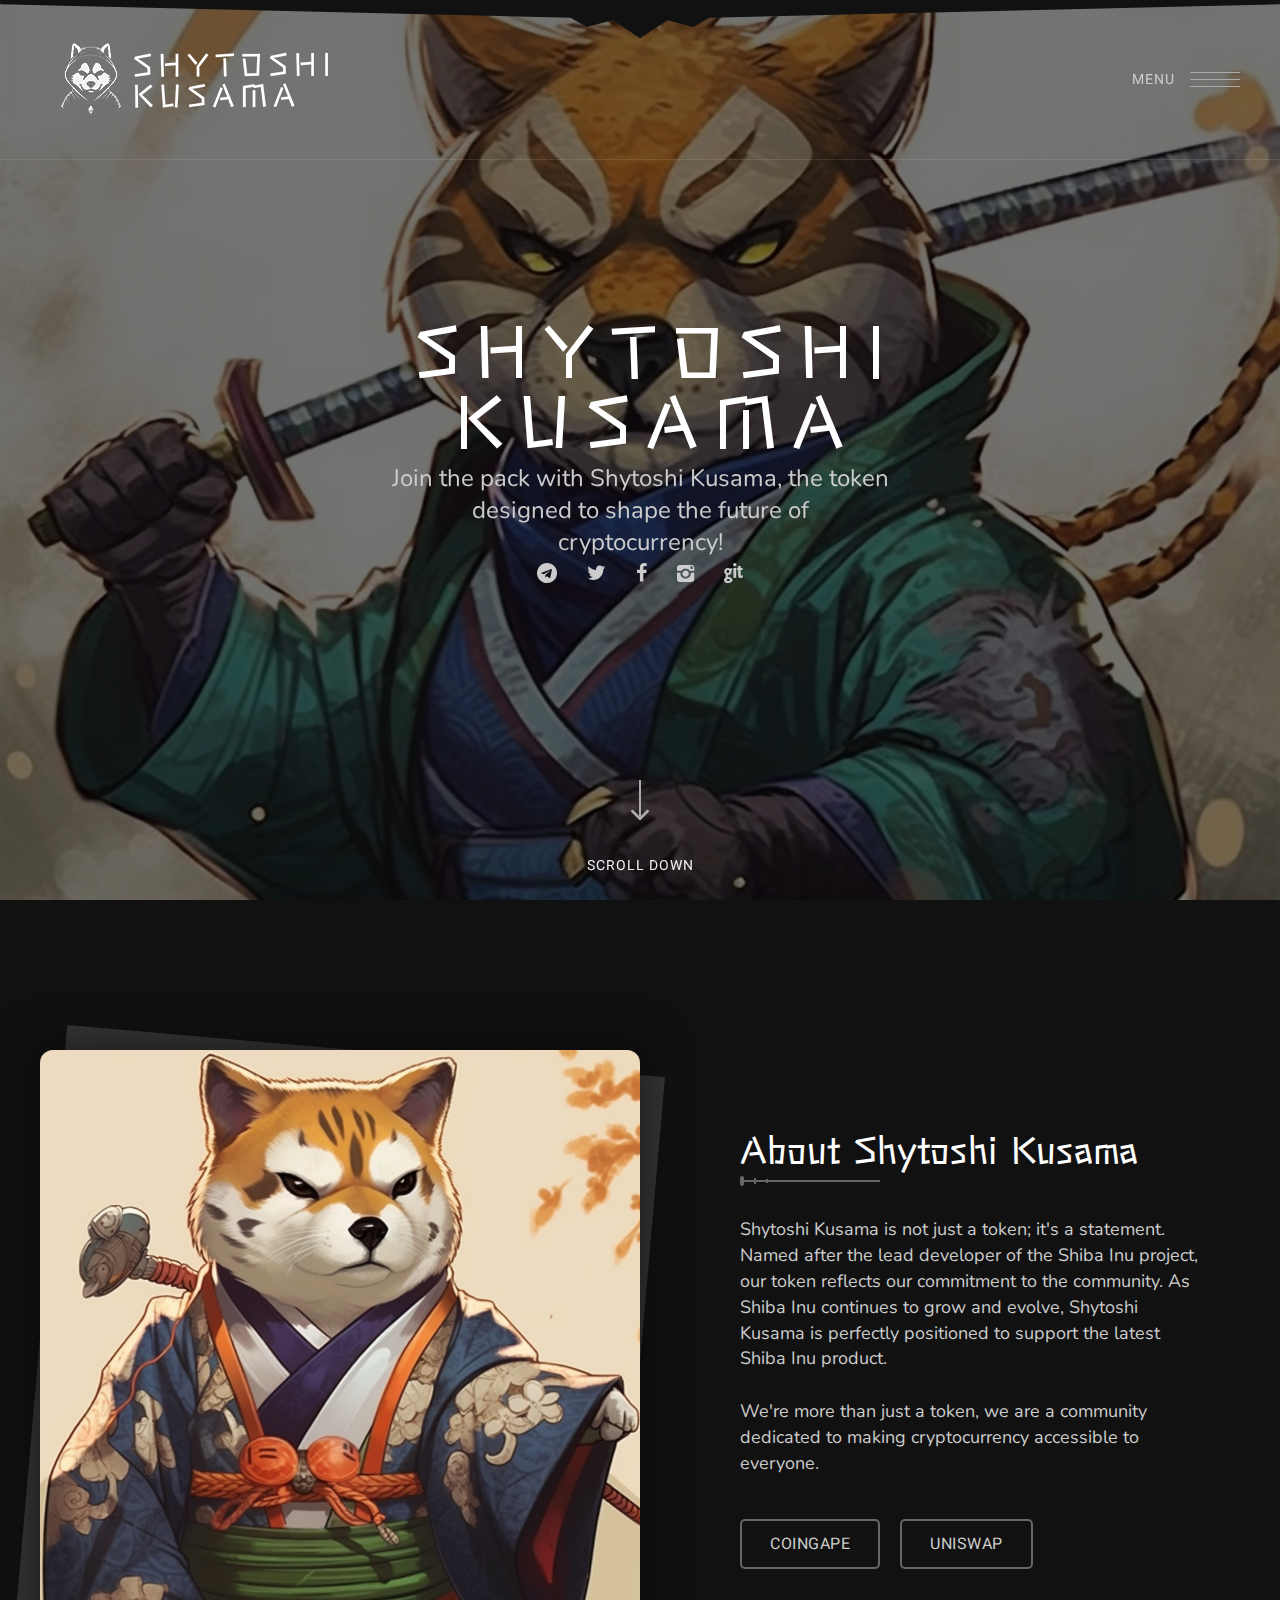
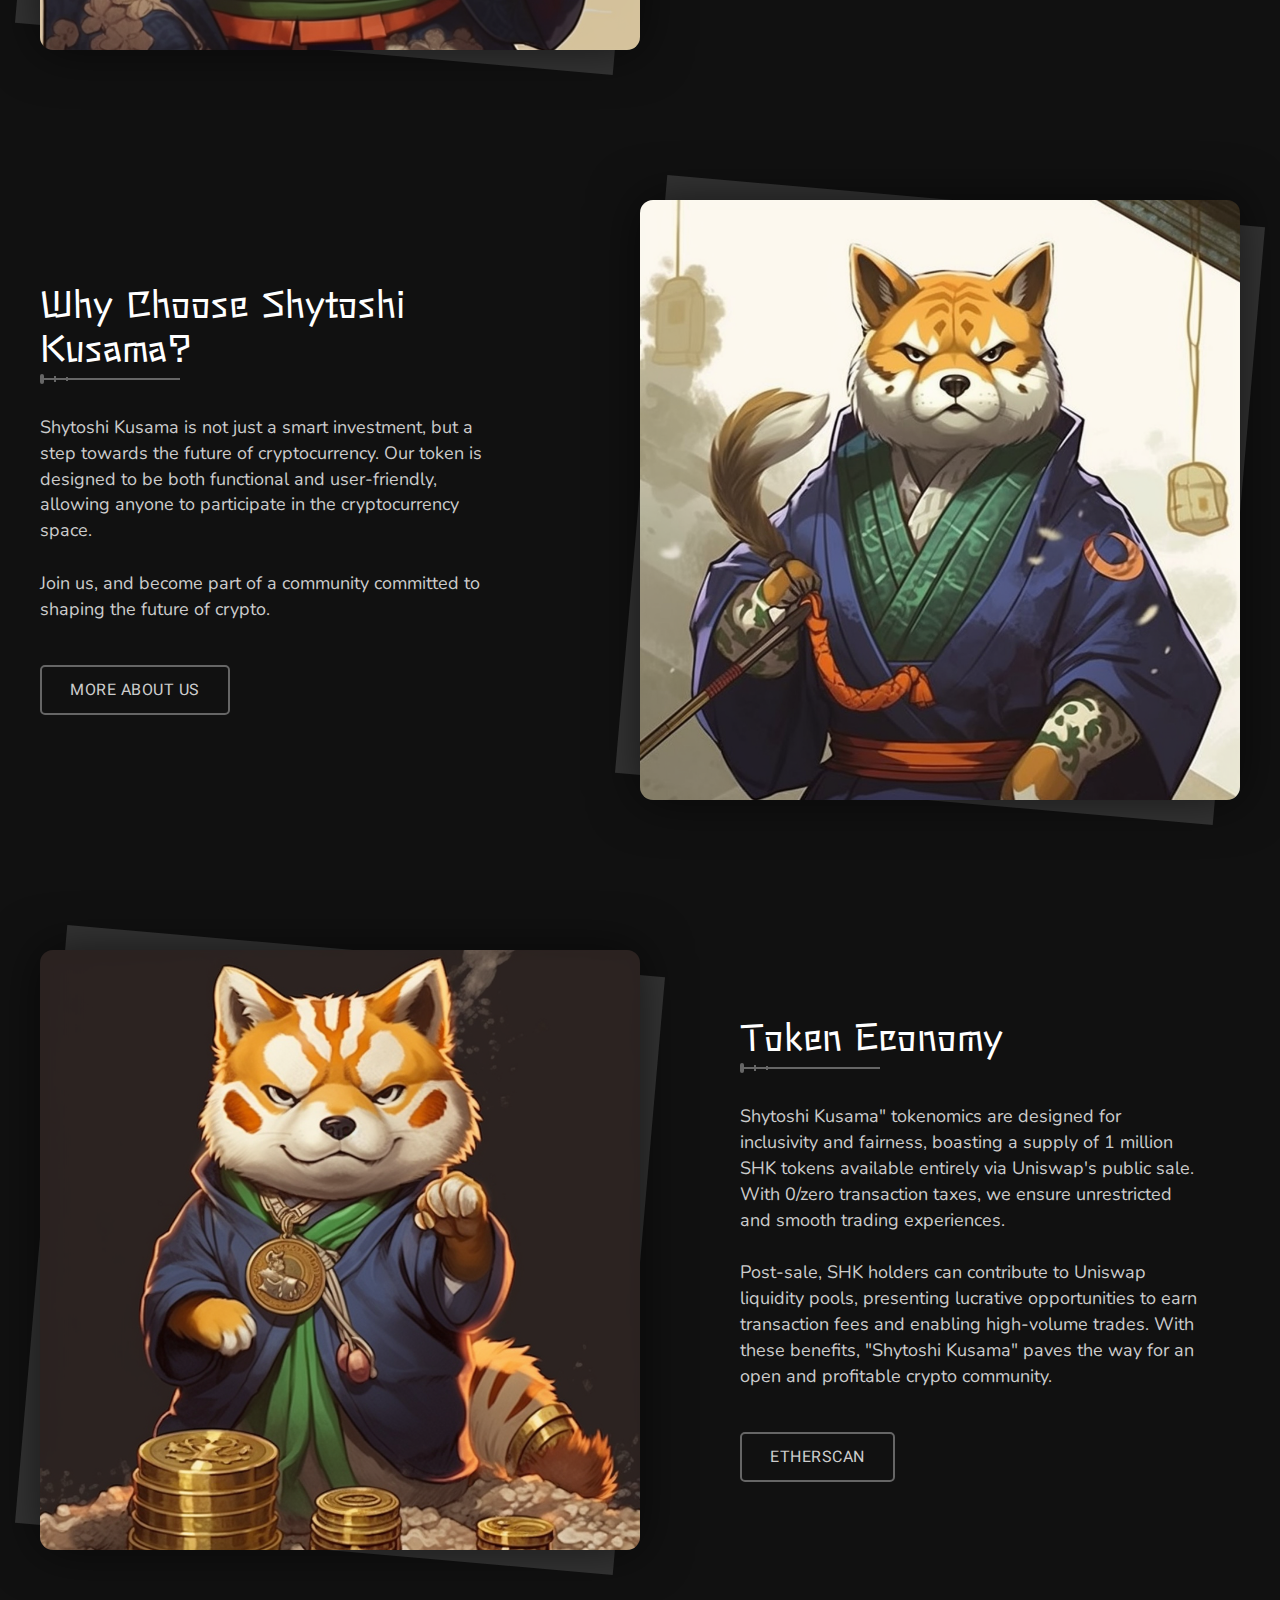
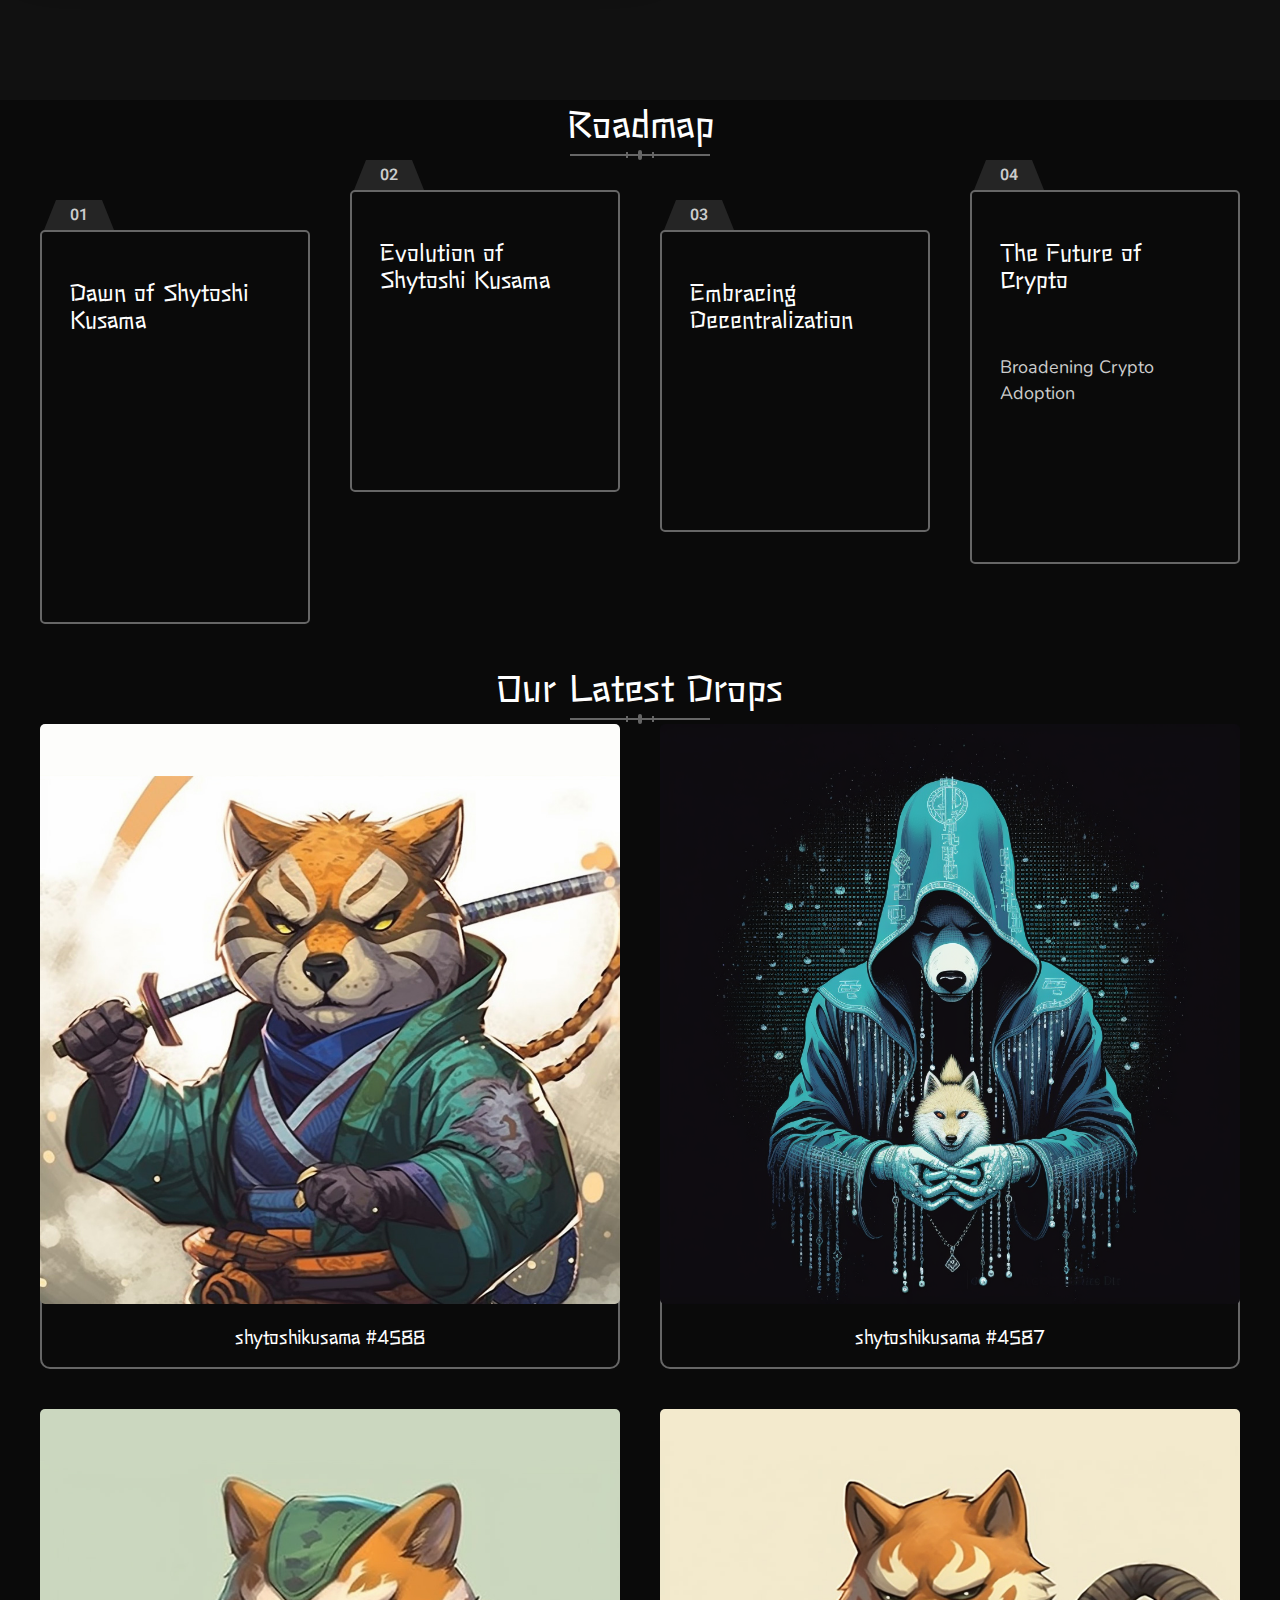
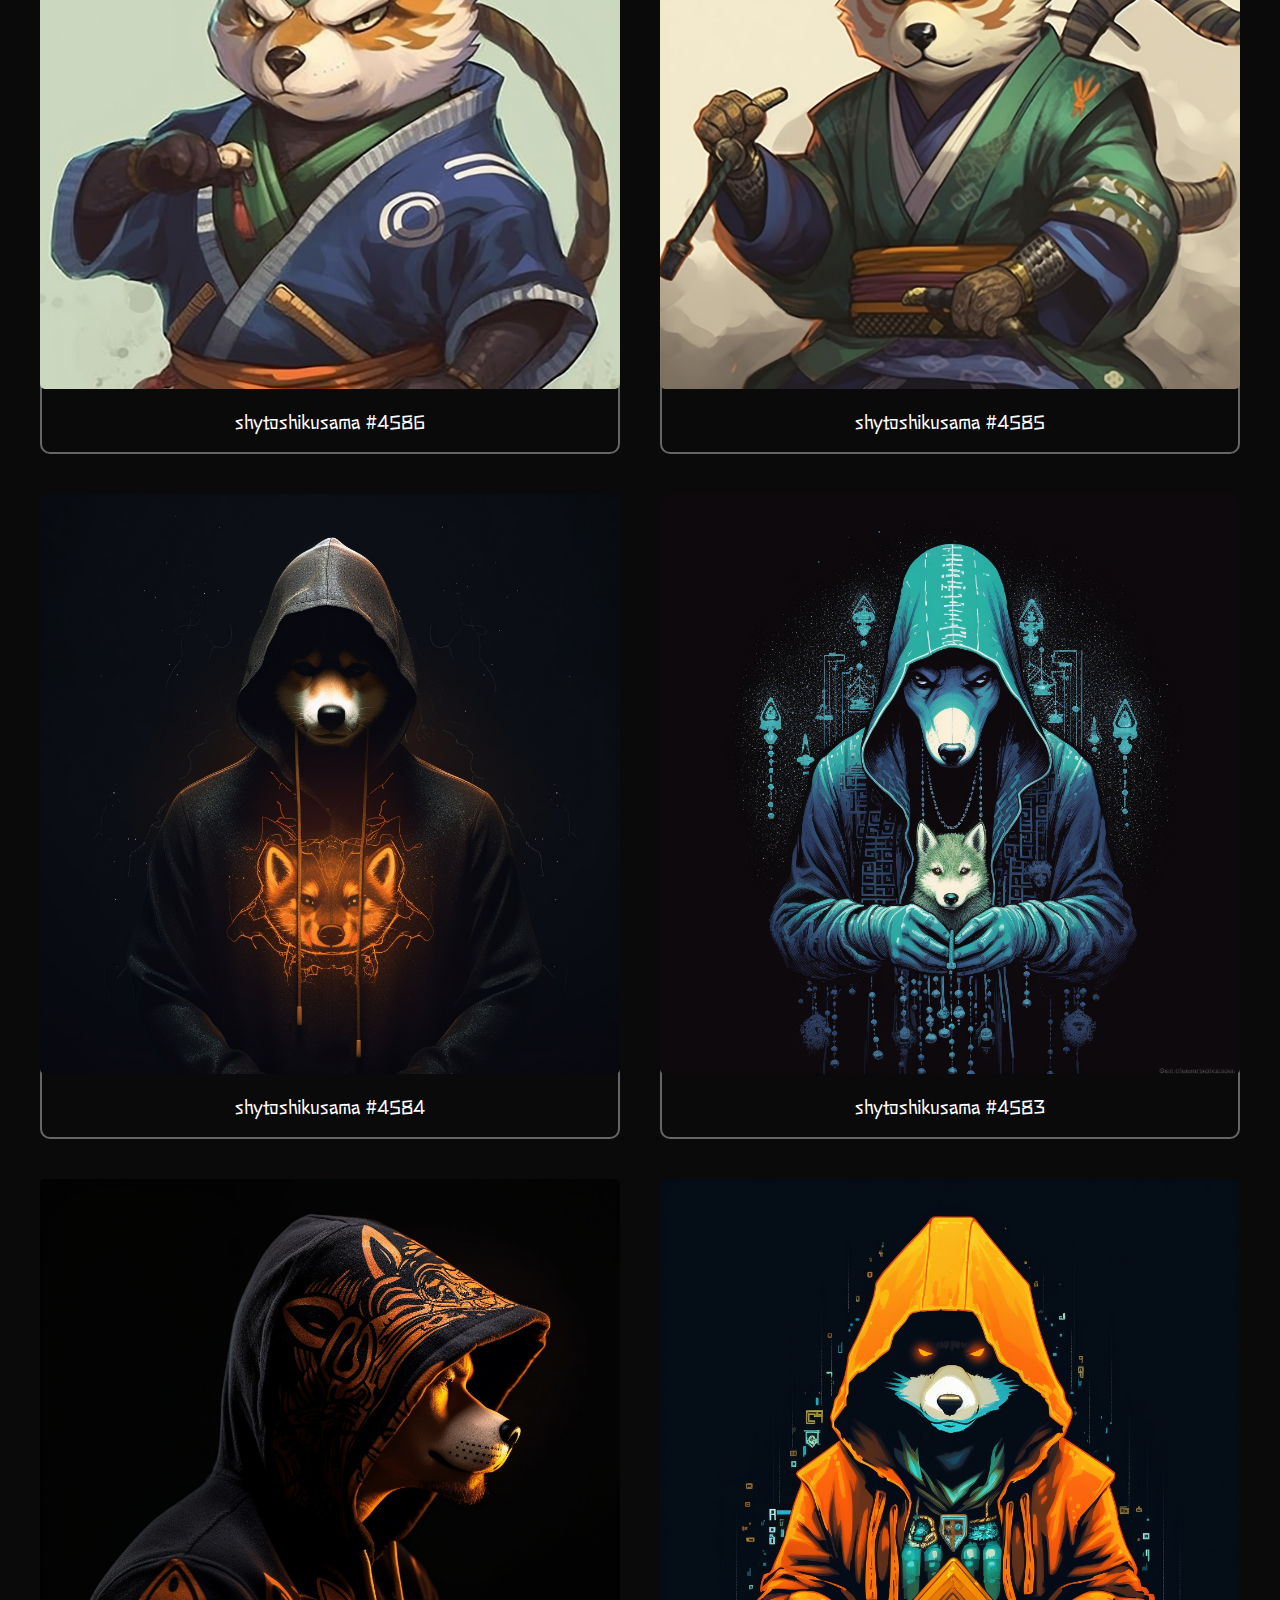
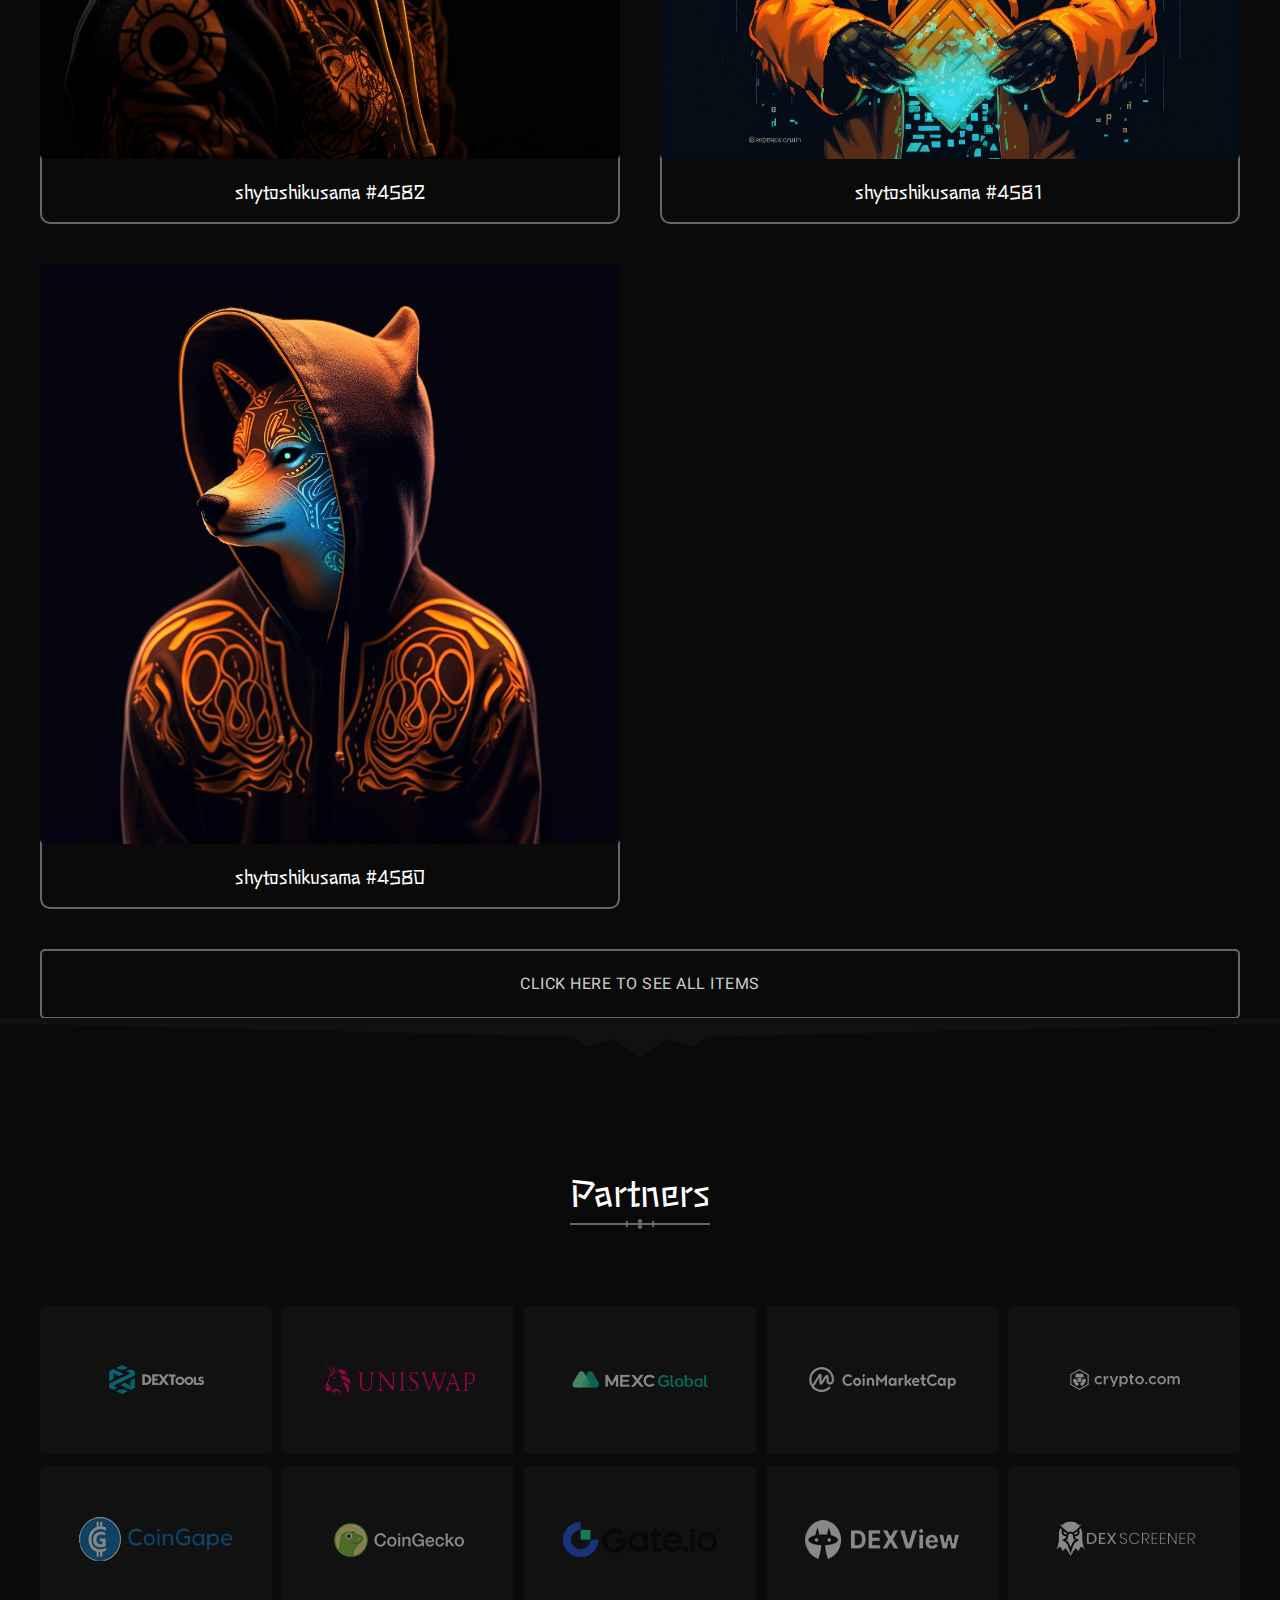
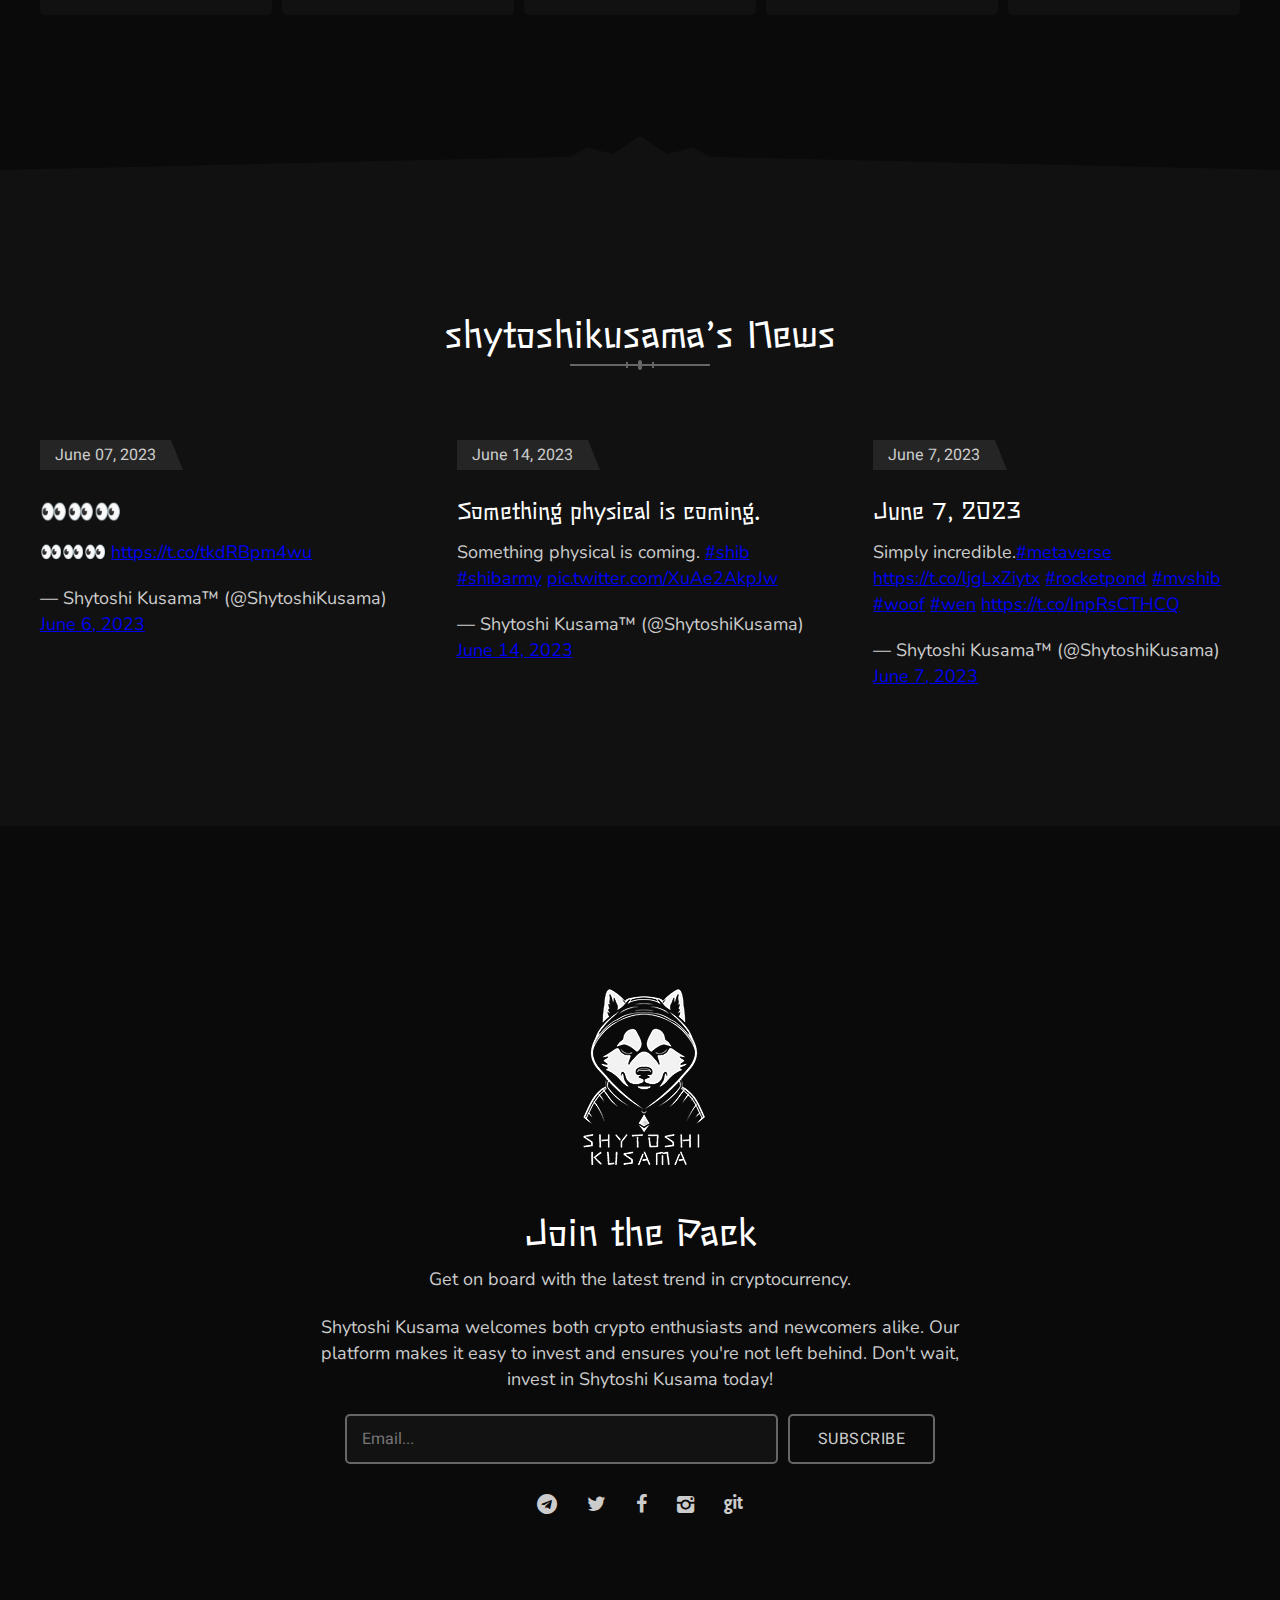
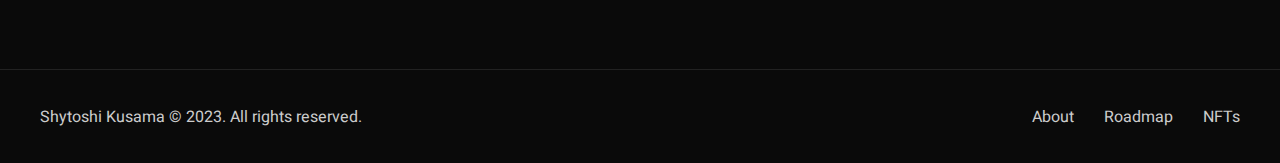
<file: index.html>
<!DOCTYPE html>
	<!--[if lt IE 7 ]><html class="ie ie6" lang="en"> <![endif]-->
	<!--[if IE 7 ]><html class="ie ie7" lang="en"> <![endif]-->
	<!--[if IE 8 ]><html class="ie ie8" lang="en"> <![endif]-->
	<!--[if (gte IE 9)|!(IE)]><!--><html lang="en"> <!--<![endif]-->
	<head>

	<meta http-equiv="Content-Type" content="text/html; charset=utf-8" />

	<meta name="description" content="shytoshikusama">
	<meta name="author" content="Kusama">

	<meta name="viewport" content="width=device-width, initial-scale=1, maximum-scale=1">

	<title>Shytoshi Kusama | Home</title>

	<!-- Google Fonts -->
	<link rel="preconnect" href="https://fonts.googleapis.com/">
	<link rel="preconnect" href="https://fonts.gstatic.com/" crossorigin>
	<link href="https://fonts.googleapis.com/css2?family=Heebo:wght@100;200;300;400;500;600;700;800;900&amp;family=Nunito:ital,wght@0,200;0,300;0,400;0,500;0,600;0,700;0,800;0,900;1,200;1,300;1,400;1,500;1,600;1,700;1,800;1,900&amp;display=swap" rel="stylesheet">
	<!-- !Google Fonts -->

	<!-- Styles -->
	<link rel="icon" href="LOGOC.png" type="image/x-icon">
	<link type="text/css" rel="stylesheet" href="css/plugins.css" />
	<link type="text/css" rel="stylesheet" href="css/stylef9b8.css?ver=4.0" />
	<!--[if lt IE 9]> <script type="text/javascript" src="js/modernizr.custom.js"></script> <![endif]-->
	<!-- !Styles -->

	</head>

	<body class="home-kenburns">


	<!-- Main -->
	<div class="shytoshikusama_fn_main" data-footer-sticky="">

		<!-- Right Navigation -->
		<div class="nav_overlay"></div>
		<div class="shytoshikusama_fn_nav">
			<div class="trigger is-active">
				<div class="trigger_in">
					<span class="text">Close</span>
					<span class="hamb">
						<span class="hamb_a"></span>
						<span class="hamb_b"></span>
						<span class="hamb_c"></span>
					</span>
				</div>
			</div>
			<div class="nav_content">
				<div class="nav_menu">
					<ul>
						<li class="menu-item menu-item-has-children">
							<a href="#">Home</a>
						</li>
						<li class="menu-item"><a href="#about">About</a></li>
						<li class="menu-item"><a href="#tokenomic">Tokenomics</a></li>
						<li class="menu-item"><a href="#roadmap">Roadmap</a></li>
						<li class="menu-item"><a href="#nft">NFT</a></li>
						<li class="menu-item"><a href="whitepaper.pdf">Whitepaper</a></li>
						<li class="menu-item"><a href="#contact">Contact</a></li>
					</ul>
				</div>
				<div class="nav_buttons">
					<a href="https://coingape.com/shiba-inu-lead-developer-teases-new-product-is-enroute/?utm_source=cgtelegram" class="shytoshikusama_fn_button" target="_blank">
						<span class="text">CoinGape</span>
					</a>
					<a onclick="showToastUniswap()" class="shytoshikusama_fn_button only_text">
						<span class="text">Uniswap</span>
					</a>
				</div>
			</div>
			
			<!-- Nav Footer -->
			<div class="nav_footer">
				<div class="nf_left">
					<p>Shytoshi Kusama © 2023. All rights reserved.</p>
				</div>
				<div class="nf_right">
					<div class="shytoshikusama_fn_social_list">
						<ul>
							<li><a href="#"><i class="fn-icon-telegram"></i></a></li>
							<li><a href="#"><i class="fn-icon-twitter"></i></a></li>
							<li><a href="#"><i class="fn-icon-facebook"></i></a></li>
							<li><a href="#"><i class="fn-icon-instagram"></i></a></li>
							<li><a href="#"><i class="fn-icon-github"></i></a></li>
						</ul>
					</div>
				</div>
			</div>
			<!-- !Nav Footer -->
			
		</div>
		<!-- !Right Navigation -->

		<!-- Header -->
		<header class="shytoshikusama_fn_header">
			<div class="container">
				<div class="header_in">
				
					<div class="logo">
						<a href="index.html"><img src="img/TRANS.png" alt=""></a>
					</div>
					
					<div class="trigger">
						<div class="trigger_in">
							<span class="text">Menu</span>
							<span class="hamb">
								<span class="hamb_a"></span>
								<span class="hamb_b"></span>
								<span class="hamb_c"></span>
							</span>
						</div>
					</div>
					
				</div>
			</div>
		</header>
		<!-- !Header -->
		

		<!-- Content -->
		<div class="shytoshikusama_fn_content">

			<!-- Hero Header -->
			<div class="shytoshikusama_fn_hero">
				
				<!-- Overlay (of hero header) -->
				<div class="bg_overlay">
					
					<!-- Overlay Color -->
					<div class="bg_color"></div>
					<!-- !Overlay Color -->
					
					<!-- Overlay Slider -->
					<div class="overlay_slider vegas-slide">
						<input type="hidden" value="img/drops/1.jpg" />
						<input type="hidden" value="img/drops/2.jpg" />
						<input type="hidden" value="img/drops/3.jpg" />
						<input type="hidden" value="img/drops/4.jpg" />
						<input type="hidden" value="img/drops/5.jpg" />
					</div>
					<!-- !Overlay Slider -->
					
				</div>
				<!-- Overlay (of hero header) -->
				
				<div class="hero_content">
					<div class="container">
						<div class="content">
							<div id="magic"></div>
							<h2 class="fn_title" title="shytoshikusama">Shytoshi Kusama</h2>
							<p class="fn_desc fn_animated_text">Join the pack with Shytoshi Kusama, the token designed to shape the future of cryptocurrency!</p>
						</div>
					</div>
					
				<div class="shytoshikusama_fn_social_list">
								<ul>
									<li><a href="#"><i class="fn-icon-telegram"></i></a></li>
									<li><a href="#"><i class="fn-icon-twitter"></i></a></li>
									<li><a href="#"><i class="fn-icon-facebook"></i></a></li>
									<li><a href="#"><i class="fn-icon-instagram"></i></a></li>
									<li><a href="#"><i class="fn-icon-github"></i></a></li>
								</ul>
							</div>
				</div>
				<a href="#about" class="shytoshikusama_fn_down magic-hover magic-hover__square">
					<span class="text">Scroll Down</span>
					<span class="icon"><img src="svg/right-arr.svg" alt="" class="fn__svg"></span>
				</a>

				
			</div>
			<!-- !Hero Header -->
			
			
			<!-- About Section -->
			<section id="about">
				<div class="container">
					
					<!-- About Item #1 -->
					<div class="shytoshikusama_fn_about_item">
						<div class="img_item">
							<img src="img/about/1.jpg" alt="">
						</div>
						<div class="content_item">
							
							<div class="shytoshikusama_fn_title" data-align="left">
								<h3 class="fn_title">About Shytoshi Kusama</h3>
								<div class="line"><span></span></div>
							</div>
							
							<div class="desc">
								<p>Shytoshi Kusama is not just a token; it's a statement. Named after the lead developer of the Shiba Inu project, our token reflects our commitment to the community. As Shiba Inu continues to grow and evolve, Shytoshi Kusama is perfectly positioned to support the latest Shiba Inu product. </p>
								<p>We're more than just a token, we are a community dedicated to making cryptocurrency accessible to everyone.</p>
							</div>
							
							<div class="buttons">
								<a href="https://coingape.com/shiba-inu-lead-developer-teases-new-product-is-enroute/?utm_source=cgtelegram" target="_blank" class="shytoshikusama_fn_button only_text">
									<span class="text">CoinGape</span>
								</a>
								<a onclick="showToastUniswap()"  class="shytoshikusama_fn_button only_text">
									<span class="text">Uniswap</span>
								</a>
							</div>
							<div id="toast" style="display: none; position: fixed; bottom: 10px; right: 10px; background-color: #4CAF50; color: white; padding: 16px;">
							    This is a toast message!
							</div>
						</div>
					</div>
					<!-- !About Item #1 -->
					
					<!-- About Item #2 -->
					<div class="shytoshikusama_fn_about_item reverse">
						<div class="img_item">
							<img src="img/about/2.jpg" alt="">
						</div>
						<div class="content_item">
							
							<div class="shytoshikusama_fn_title" data-align="left">
								<h3 class="fn_title">Why Choose Shytoshi Kusama?</h3>
								<div class="line"><span></span></div>
							</div>
							
							<div class="desc">
								<p> Shytoshi Kusama is not just a smart investment, but a step towards the future of cryptocurrency. Our token is designed to be both functional and user-friendly, allowing anyone to participate in the cryptocurrency space.</p>
								<p>Join us, and become part of a community committed to shaping the future of crypto.</p>
							</div>
							
							<div class="buttons">
								<a href="#" class="shytoshikusama_fn_button only_text">
									<span class="text">More About US</span>
								</a>
							</div>
							
						</div>
					</div>
					<!-- !About Item #2 -->


					<div class="shytoshikusama_fn_about_item" id="tokenomic">
						<div class="img_item">
							<img src="img/drops/11.jpg" alt="">
						</div>
						<div class="content_item">
							
							<div class="shytoshikusama_fn_title" data-align="left">
								<h3 class="fn_title">Token Economy</h3>
								<div class="line"><span></span></div>
							</div>
							
							<div class="desc">
								<p>Shytoshi Kusama" tokenomics are designed for inclusivity and fairness, boasting a supply of 1 million SHK tokens available entirely via Uniswap's public sale. With 0/zero transaction taxes, we ensure unrestricted and smooth trading experiences. </p>
								<p>Post-sale, SHK holders can contribute to Uniswap liquidity pools, presenting lucrative opportunities to earn transaction fees and enabling high-volume trades. With these benefits, "Shytoshi Kusama" paves the way for an open and profitable crypto community.</p>
							</div>
							
							<div class="buttons">
								<a href="#" target="_blank" class="shytoshikusama_fn_button only_text">
									<span class="text">ETHERSCAN</span>
								</a>
							</div>
						</div>
					</div>
					
					
				</div>
			</section>
			<!-- !About Section -->
			
			<!-- Services Section -->
			<section id="roadmap">
				
				<!-- Dividers -->
				<img src="svg/divider.svg" alt="" class="fn__svg fn__divider top_divider">
				<img src="svg/divider.svg" alt="" class="fn__svg fn__divider bottom_divider">
				<!-- !Dividers -->
				
				
				<div class="container">
					
					<!-- Main Title -->
					<div class="shytoshikusama_fn_title">
						<h3 class="fn_title">Roadmap</h3>
						<div class="line"><span></span></div>
					</div>
					<!-- !Main Title -->
					
					<!-- Services -->
					<div class="shytoshikusama_fn_services">
						<ul>
							<li>
								<div class="item">
									<div class="item_num"><span>01</span></div>
									<div class="item_content">
										<h3 class="fn_title">Dawn of Shytoshi Kusama</h3>
										<p class="fn_desc fn_animated_text">* Conceptualization</p>
										<p class="fn_desc fn_animated_text">* Token Launch</p>
										<p class="fn_desc fn_animated_text">* DeFi Integration</p>
										<p class="fn_desc fn_animated_text">* Community Building</p>
										<p class="fn_desc fn_animated_text">* Audits and Security</p>
									</div>
								</div>
							</li>
							<li>
								<div class="item">
									<div class="item_num"><span>02</span></div>
									<div class="item_content">
										<h3 class="fn_title"> Evolution of Shytoshi Kusama</h3>
										<p class="fn_desc fn_animated_text">* Expansion to Decentralized Exchanges</p>
										<p class="fn_desc fn_animated_text">* Staking & Yield Farming</p>
										<p class="fn_desc fn_animated_text">* Token Distribution</p>
									</div>
								</div>
							</li>
							<li>
								<div class="item">
									<div class="item_num"><span>03</span></div>
									<div class="item_content">
										<h3 class="fn_title">Embracing Decentralization</h3>
										<p class="fn_desc fn_animated_text">
										DeFi Platform Integration</p>
										<p class="fn_desc fn_animated_text">
											Community Support</p>
										<p class="fn_desc fn_animated_text">
											Continued Security Measures</p>
									</div>
								</div>
							</li>
							<li>
								<div class="item">
									<div class="item_num"><span>04</span></div>
									<div class="item_content">
										<h3 class="fn_title">The Future of Crypto</h3>
										<p class="fn_desc fn_animated_text">Governance System Rollout</p>
											Broadening Crypto Adoption</p>
										<p class="fn_desc fn_animated_text">
											Constant Evolution</p>
										<p class="fn_desc fn_animated_text">
											Celebrating Community Growth</p>
									</div>
								</div>
							</li>
						</ul>
					</div>
					<!-- !Services -->
					
				</div>
			</section>
			<!-- !Services Section -->
			
			
			<!-- Drops Section -->
			<section id="nft">
				<div class="container">
					
					<!-- Main Title -->
					<div class="shytoshikusama_fn_title">
						<h3 class="fn_title">Our Latest Drops</h3>
						<div class="line"><span></span></div>
					</div>
					<!-- !Main Title -->
					
					
					<!-- Drops List -->
					<div class="shytoshikusama_fn_drops">
						<ul>
							<li>
								<div class="item" data-included="on">
									<div class="img_holder">
										<img src="img/drops/1.jpg" alt="">
										<a href="#" class="full_link"></a>
									</div>
									<div class="title_holder">
										<h3 class="fn_title"><a href="#">shytoshikusama #4588</a></h3>
									</div>

									<!-- Modal Information -->
									<div class="hidden_info">
										<div class="img_item"><img src="img/drops/1.jpg"></div>
										<div class="content_item">
											<div class="shytoshikusama_fn_title" data-align="left">
												<h3 class="fn_title">shytoshikusama #4588</h3>
												<div class="line"><span></span></div>
											</div>

											<div class="desc">
												<p>Coming Soon!<a href="">Read More</a></p>
											</div>

											<div class="buttons">
												<a href="#" target="_blank" class="shytoshikusama_fn_button">
													<span class="icon"><img src="svg/opensea.svg" alt="" class="fn__svg"></span>
													<span class="text">View on OpenSea</span>
												</a>
											</div>
										</div>
									</div>
									<!-- !Modal Information -->

								</div>
							</li>
							<li>
								<div class="item" data-included="on">
									<div class="img_holder">
										<img src="img/drops/2.jpg" alt="">
										<a href="#" class="full_link"></a>
									</div>
									<div class="title_holder">
										<h3 class="fn_title"><a href="#">shytoshikusama #4587</a></h3>
									</div>

									<!-- Modal Information -->
									<div class="hidden_info">
										<div class="img_item"><img src="img/drops/2.jpg"></div>
										<div class="content_item">
											<div class="shytoshikusama_fn_title" data-align="left">
												<h3 class="fn_title">shytoshikusama #4587</h3>
												<div class="line"><span></span></div>
											</div>

											<div class="desc">
												<p>Coming Soon!<a href="nft-single-2.html">Read More</a></p>
											</div>

											<div class="buttons">
												<a href="#" target="_blank" class="shytoshikusama_fn_button">
													<span class="icon"><img src="svg/opensea.svg" alt="" class="fn__svg"></span>
													<span class="text">View on OpenSea</span>
												</a>
											</div>
										</div>
									</div>
									<!-- !Modal Information -->

								</div>
							</li>
							<li>
								<div class="item" data-included="on">
									<div class="img_holder">
										<img src="img/drops/3.jpg" alt="">
										<a href="#" class="full_link"></a>
									</div>
									<div class="title_holder">
										<h3 class="fn_title"><a href="#">shytoshikusama #4586</a></h3>
									</div>

									<!-- Modal Information -->
									<div class="hidden_info">
										<div class="img_item"><img src="img/drops/3.jpg"></div>
										<div class="content_item">
											<div class="shytoshikusama_fn_title" data-align="left">
												<h3 class="fn_title">shytoshikusama #4586</h3>
												<div class="line"><span></span></div>
											</div>

											<div class="desc">
												<p>Coming Soon!<a href="">Read More</a></p>
											</div>

											<div class="buttons">
												<a href="#" target="_blank" class="shytoshikusama_fn_button">
													<span class="icon"><img src="svg/discord.svg" alt="" class="fn__svg"></span>
													<span class="text">View on Discord</span>
												</a>
											</div>
										</div>
									</div>
									<!-- !Modal Information -->

								</div>
							</li>
							<li>
								<div class="item" data-included="on">
									<div class="img_holder">
										<img src="img/drops/4.jpg" alt="">
										<a href="#" class="full_link"></a>
									</div>
									<div class="title_holder">
										<h3 class="fn_title"><a href="#">shytoshikusama #4585</a></h3>
									</div>

									<!-- Modal Information -->
									<div class="hidden_info">
										<div class="img_item"><img src="img/drops/4.jpg"></div>
										<div class="content_item">
											<div class="shytoshikusama_fn_title" data-align="left">
												<h3 class="fn_title">shytoshikusama #4585</h3>
												<div class="line"><span></span></div>
											</div>

											<div class="desc">
												<p>Coming Soon!<a href="">Read More</a></p>
											</div>

											<div class="buttons">
												<a href="#" target="_blank" class="shytoshikusama_fn_button">
													<span class="icon"><img src="svg/discord.svg" alt="" class="fn__svg"></span>
													<span class="text">View on Discord</span>
												</a>
											</div>
										</div>
									</div>
									<!-- !Modal Information -->

								</div>
							</li>
							<li>
								<div class="item" data-included="on">
									<div class="img_holder">
										<img src="img/drops/5.jpg" alt="">
										<a href="#" class="full_link"></a>
									</div>
									<div class="title_holder">
										<h3 class="fn_title"><a href="#">shytoshikusama #4584</a></h3>
									</div>

									<!-- Modal Information -->
									<div class="hidden_info">
										<div class="img_item"><img src="img/drops/5.jpg"></div>
										<div class="content_item">
											<div class="shytoshikusama_fn_title" data-align="left">
												<h3 class="fn_title">shytoshikusama #4584</h3>
												<div class="line"><span></span></div>
											</div>

											<div class="desc">
												<p>Coming Soon!<a href="">Read More</a></p>
											</div>

											<div class="buttons">
												<a href="#" target="_blank" class="shytoshikusama_fn_button">
													<span class="icon"><img src="svg/discord.svg" alt="" class="fn__svg"></span>
													<span class="text">View on Discord</span>
												</a>
											</div>
										</div>
									</div>
									<!-- !Modal Information -->

								</div>
							</li>
							<li>
								<div class="item" data-included="on">
									<div class="img_holder">
										<img src="img/drops/6.jpg" alt="">
										<a href="#" class="full_link"></a>
									</div>
									<div class="title_holder">
										<h3 class="fn_title"><a href="#">shytoshikusama #4583</a></h3>
									</div>

									<!-- Modal Information -->
									<div class="hidden_info">
										<div class="img_item"><img src="img/drops/6.jpg"></div>
										<div class="content_item">
											<div class="shytoshikusama_fn_title" data-align="left">
												<h3 class="fn_title">shytoshikusama #4583</h3>
												<div class="line"><span></span></div>
											</div>

											<div class="desc">
												<p>Coming Soon!<a href="">Read More</a></p>
											</div>

											<div class="buttons">
												<a href="#" target="_blank" class="shytoshikusama_fn_button">
													<span class="icon"><img src="svg/opensea.svg" alt="" class="fn__svg"></span>
													<span class="text">View on OpenSea</span>
												</a>
											</div>
										</div>
									</div>
									<!-- !Modal Information -->

								</div>
							</li>
							<li>
								<div class="item" data-included="on">
									<div class="img_holder">
										<img src="img/drops/8.jpg" alt="">
										<a href="#" class="full_link"></a>
									</div>
									<div class="title_holder">
										<h3 class="fn_title"><a href="#">shytoshikusama #4582</a></h3>
									</div>

									<!-- Modal Information -->
									<div class="hidden_info">
										<div class="img_item"><img src="img/drops/8.jpg"></div>
										<div class="content_item">
											<div class="shytoshikusama_fn_title" data-align="left">
												<h3 class="fn_title">shytoshikusama #4582</h3>
												<div class="line"><span></span></div>
											</div>

											<div class="desc">
												<p>Coming Soon!<a href="">Read More</a></p>
											</div>

											<div class="buttons">
												<a href="#" target="_blank" class="shytoshikusama_fn_button">
													<span class="icon"><img src="svg/discord.svg" alt="" class="fn__svg"></span>
													<span class="text">View on Discord</span>
												</a>
											</div>
										</div>
									</div>
									<!-- !Modal Information -->

								</div>
							</li>
							<li>
								<div class="item" data-included="on">
									<div class="img_holder">
										<img src="img/drops/9.jpg" alt="">
										<a href="#" class="full_link"></a>
									</div>
									<div class="title_holder">
										<h3 class="fn_title"><a href="#">shytoshikusama #4581</a></h3>
									</div>

									<!-- Modal Information -->
									<div class="hidden_info">
										<div class="img_item"><img src="img/drops/9.jpg"></div>
										<div class="content_item">
											<div class="shytoshikusama_fn_title" data-align="left">
												<h3 class="fn_title">shytoshikusama #4581</h3>
												<div class="line"><span></span></div>
											</div>

											<div class="desc">
												<p>Coming Soon!<a href="">Read More</a></p>
											</div>

											<div class="buttons">
												<a href="#" target="_blank" class="shytoshikusama_fn_button">
													<span class="icon"><img src="svg/discord.svg" alt="" class="fn__svg"></span>
													<span class="text">View on Discord</span>
												</a>
											</div>
										</div>
									</div>
									<!-- !Modal Information -->

								</div>
							</li>
							<li>
								<div class="item" data-included="on">
									<div class="img_holder">
										<img src="img/drops/10.jpg" alt="">
										<a href="#" class="full_link"></a>
									</div>
									<div class="title_holder">
										<h3 class="fn_title"><a href="#">shytoshikusama #4580</a></h3>
									</div>

									<!-- Modal Information -->
									<div class="hidden_info">
										<div class="img_item"><img src="img/drops/10.jpg"></div>
										<div class="content_item">
											<div class="shytoshikusama_fn_title" data-align="left">
												<h3 class="fn_title">shytoshikusama #4580</h3>
												<div class="line"><span></span></div>
											</div>

											<div class="desc">
												<p>Coming Soon!<a href="">Read More</a></p>
											</div>

											<div class="buttons">
												<a href="#" target="_blank" class="shytoshikusama_fn_button">
													<span class="icon"><img src="svg/opensea.svg" alt="" class="fn__svg"></span>
													<span class="text">View on OpenSea</span>
												</a>
											</div>
										</div>
									</div>
									<!-- !Modal Information -->

								</div>
							</li>
						</ul>
						
						<!-- Clearfix -->
						<div class="clearfix"></div>
						
						<!-- Main Button -->
						<a href="#" class="shytoshikusama_fn_button only_text full">
							<span class="text">Click here to See all ITEMS</span>
						</a>
						<!-- !Main Button -->
						
					</div>
					<!-- !Drops List -->
					
				</div>
			</section>
			<!-- !Drops Section -->
			
			
			<!-- Investor Section -->
			<section id="investor">
				
				<!-- Dividers -->
				<img src="svg/divider.svg" alt="" class="fn__svg fn__divider top_divider">
				<img src="svg/divider.svg" alt="" class="fn__svg fn__divider bottom_divider">
				<!-- !Dividers -->
			
				<div class="container">
					
					<!-- Main Title -->
					<div class="shytoshikusama_fn_title">
						<h3 class="fn_title">Partners</h3>
						<div class="line"><span></span></div>
					</div>
					<!-- !Main Title -->
					
					<!-- Investor List Shortcode -->
					<div class="shytoshikusama_fn_investor">
						<ul>
							<li>
								<div class="item">
									<img src="img/partners/1.png" alt="">
									<a href="#" class="full_link"></a>
								</div>
							</li>
							<li>
								<div class="item">
									<img src="img/partners/2.png" alt="">
									<a href="#" class="full_link"></a>
								</div>
							</li>
							<li>
								<div class="item">
									<img src="img/partners/3.png" alt="">
									<a href="#" class="full_link"></a>
								</div>
							</li>
							<li>
								<div class="item">
									<img src="img/partners/4.png" alt="">
									<a href="#" class="full_link"></a>
								</div>
							</li>
							<li>
								<div class="item">
									<img src="img/partners/5.png" alt="">
									<a href="#" class="full_link"></a>
								</div>
							</li>
							<li>
								<div class="item">
									<img src="img/partners/6.png" alt="">
									<a href="#" class="full_link"></a>
								</div>
							</li>
							<li>
								<div class="item">
									<img src="img/partners/7.png" alt="">
									<a href="#" class="full_link"></a>
								</div>
							</li>
							<li>
								<div class="item">
									<img src="img/partners/8.png" alt="">
									<a href="#" class="full_link"></a>
								</div>
							</li>
							<li>
								<div class="item">
									<img src="img/partners/9.png" alt="">
									<a href="#" class="full_link"></a>
								</div>
							</li>
							<li>
								<div class="item">
									<img src="img/partners/10.png" alt="">
									<a href="#" class="full_link"></a>
								</div>
							</li>
						</ul>
					</div>
					<!-- !Investor List Shortcode -->
					
				</div>
			</section>
			<!-- !Investor Section -->
			
			
			
			<!-- Blog Section -->
			<section id="blog">
				<div class="container">
					
					<!-- Main Title -->
					<div class="shytoshikusama_fn_title">
						<h3 class="fn_title">shytoshikusama’s News</h3>
						<div class="line"><span></span></div>
					</div>
					<!-- !Main Title -->
					
					
					<!-- Moving Blog List Shortcode -->
					<div class="shytoshikusama_fn_moving_blog">
						<ul>
							<li>
								<div class="item">
									<p class="fn_date">
										<span>June 07, 2023</span>
									</p>
									<h3 class="fn_title">
										<a href="blog-single.html">👀👀👀 </a>
									</h3>
									<blockquote class="twitter-tweet"><p lang="art" dir="ltr">👀👀👀 <a href="https://t.co/tkdRBpm4wu">https://t.co/tkdRBpm4wu</a></p>&mdash; Shytoshi Kusama™ (@ShytoshiKusama) <a href="https://twitter.com/ShytoshiKusama/status/1666191459249270785?ref_src=twsrc%5Etfw">June 6, 2023</a></blockquote> <script async src="https://platform.twitter.com/widgets.js" charset="utf-8"></script>
								</div>
							</li>
							<li>
								<div class="item">
									<p class="fn_date">
										<span>June 14, 2023</span>
									</p>
									<h3 class="fn_title">
										<a href="blog-single.html">Something physical is coming.</a>
									</h3>
									<blockquote class="twitter-tweet"><p lang="en" dir="ltr">Something physical is coming. <a href="https://twitter.com/hashtag/shib?src=hash&amp;ref_src=twsrc%5Etfw">#shib</a> <a href="https://twitter.com/hashtag/shibarmy?src=hash&amp;ref_src=twsrc%5Etfw">#shibarmy</a> <a href="https://t.co/XuAe2AkpJw">pic.twitter.com/XuAe2AkpJw</a></p>&mdash; Shytoshi Kusama™ (@ShytoshiKusama) <a href="https://twitter.com/ShytoshiKusama/status/1669033030151995393?ref_src=twsrc%5Etfw">June 14, 2023</a></blockquote> <script async src="https://platform.twitter.com/widgets.js" charset="utf-8"></script>
								</div>
							</li>
							<li>
								<div class="item">
									<p class="fn_date">
										<span>June 7, 2023</span>
									</p>
									<h3 class="fn_title">
										<a href="blog-single.html">June 7, 2023</a>
									</h3>
									<blockquote class="twitter-tweet"><p lang="en" dir="ltr">Simply incredible.<a href="https://twitter.com/hashtag/metaverse?src=hash&amp;ref_src=twsrc%5Etfw">#metaverse</a> <a href="https://t.co/ljgLxZiytx">https://t.co/ljgLxZiytx</a> <a href="https://twitter.com/hashtag/rocketpond?src=hash&amp;ref_src=twsrc%5Etfw">#rocketpond</a> <a href="https://twitter.com/hashtag/mvshib?src=hash&amp;ref_src=twsrc%5Etfw">#mvshib</a> <a href="https://twitter.com/hashtag/woof?src=hash&amp;ref_src=twsrc%5Etfw">#woof</a> <a href="https://twitter.com/hashtag/wen?src=hash&amp;ref_src=twsrc%5Etfw">#wen</a> <a href="https://t.co/InpRsCTHCQ">https://t.co/InpRsCTHCQ</a></p>&mdash; Shytoshi Kusama™ (@ShytoshiKusama) <a href="https://twitter.com/ShytoshiKusama/status/1666580322816004096?ref_src=twsrc%5Etfw">June 7, 2023</a></blockquote> <script async src="https://platform.twitter.com/widgets.js" charset="utf-8"></script>
								</div>
							</li>
						</ul>
					</div>
					<!-- !Moving Blog List Shortcode -->
					
					
				</div>
			</section>
			<!-- !Blog Section -->
		
		</div>
		<!-- Content -->
		
		<!-- Footer -->
		<footer id="footer">
			<div class="shytoshikusama_fn_footer">
			
				<!-- Footer Top -->
				<div class="footer_top">
					<div class="container">
						<div class="ft_in">
						
							<div class="desc">
								<div class="img">
									<img src="img/footer-logo.png" alt="">
								</div>
								<h3 class="fn_title">Join the Pack</h3>
								<p class="fn_desc">Get on board with the latest trend in cryptocurrency.</p>
								 <p class="fn_desc">Shytoshi Kusama welcomes both crypto enthusiasts and newcomers alike. 
								Our platform makes it easy to invest and ensures you're not left behind. 
							Don't wait, invest in Shytoshi Kusama today!</p>
							</div>
							
							<div class="subscribe_form">
								<div class="subscribe_in">
									<input type="text" placeholder="Email...">
									<a href="#" class="shytoshikusama_fn_button only_text">
										<span class="text">Subscribe</span>
									</a>
								</div>
								<div class="returnmessage" data-success="Your message has been received, We will contact you soon." data-message="You have subscribed to our updates. Thank you" data-invalid-email="Please enter valid email!"></div>
								<div class="empty_notice"><span>Please enter your Email</span></div>
							</div>
							
							<div class="shytoshikusama_fn_social_list">
								<ul>
									<li><a href="#"><i class="fn-icon-telegram"></i></a></li>
									<li><a href="#"><i class="fn-icon-twitter"></i></a></li>
									<li><a href="#"><i class="fn-icon-facebook"></i></a></li>
									<li><a href="#"><i class="fn-icon-instagram"></i></a></li>
									<li><a href="#"><i class="fn-icon-github"></i></a></li>
								</ul>
							</div>
							
						</div>
					</div>
				</div>
				<!-- !Footer Top -->
				
				<!-- Footer Bottom -->
				<div class="footer_bottom">
					<div class="container">
						<div class="fb_in">
							
							<div class="fb_left">
								<p>Shytoshi Kusama © 2023. All rights reserved.</p>
							</div>
							
							<div class="fb_right">
								<ul>
									<li><a href="#about">About</a></li>
									<li><a href="#roadmap">Roadmap</a></li>
									<li><a href="#nft">NFTs</a></li>
								</ul>
							</div>
							
						</div>
					</div>
				</div>
				<!-- !Footer Bottom -->
				
			</div>
		</footer>
		<!-- !Footer -->
		
		<!-- Totop -->
		<a href="#" class="shytoshikusama_fn_totop">
			<span class="arrow"><img src="svg/right-arr.svg" alt="" class="fn__svg"></span>
			<span class="circle"><img src="svg/circle.svg" alt="" class="fn__svg"></span>
		</a>
		<!-- !Totop -->
		 
		
	</div>
	<!-- !Main -->

	<!-- Scripts -->
	<script type="text/javascript" src="js/jquery.js"></script>
	<script type="text/javascript" src="js/plugins.js"></script>
	<!--[if lt IE 10]> <script type="text/javascript" src="js/ie8.js"></script> <![endif]-->
	<script type="text/javascript" src="js/initf9b8.js?ver=4.0">
	</script>
	<!-- !Scripts -->

<script>
function showToastCoinGape() {
    var toast = document.getElementById("toast");
    toast.innerHTML = "You clicked on CoinGape!";
    toast.style.display = "block";
    setTimeout(function() {
        toast.style.display = "none";
    }, 3000); 
}

function showToastUniswap() {
    var toast = document.getElementById("toast");
    toast.innerHTML = "Not yet deployed!";
    toast.style.display = "block";
    setTimeout(function() {
        toast.style.display = "none";
    }, 3000); 
}
</script>
	</body>
	</html>
</file>
<file: css/stylef9b8.css>
@charset "utf-8";
.bg_overlay,
.bg_overlay .bg_color,
.bg_overlay .bg_image,
.shytoshikusama_fn_single .single_bg,
a.full_link {
  z-index: 1;
  top: 0;
  left: 0;
  position: absolute;
  right: 0;
  bottom: 0;
}
.shytoshikusama_fn_down,
.trigger_in {
  font-size: 14px;
  letter-spacing: 1px;
  text-transform: uppercase;
}
#about,
#drop,
.shytoshikusama_fn_header.fixer {
  background-color: #111;
}
.bg_overlay,
.bg_overlay .bg_color,
.bg_overlay .bg_image,
.shytoshikusama_fn_hero .overlay_slider .swiper-container .main_image,
.shytoshikusama_fn_moving_box {
  background-size: cover;
  background-repeat: no-repeat;
  background-position: center center;
}
.shytoshikusama_fn_content,
.shytoshikusama_fn_footer,
body {
  background-color: var(--sbc);
}
.shytoshikusama_fn_button .text,
.shytoshikusama_fn_pnb .item .fn_title,
.wid-title .text {
  white-space: nowrap;
  text-overflow: ellipsis;
}
:root {
  --sbc: #0a0a0a;
  --mc: #ff9800;
  --hc: #fff;
  --bc: #ccc;
  --hff: "Heebo", sans-serif;
  --bff: "Nunito", sans-serif;
  --eff: "Open Sans", sans-serif;
  --extra-color: #666;
}
html {
  overflow-x: hidden;
  padding: 0;
  margin: 0;
}
*,
.shytoshikusama_fn_main,
.shytoshikusama_fn_main *,
.shytoshikusama_fn_modal,
.shytoshikusama_fn_modal *,
:after,
:before {
  box-sizing: border-box;
}
body {
  font-family: var(--bff);
  font-size: 18px;
  letter-spacing: 0;
  line-height: 1.44;
  font-weight: 400;
  color: var(--bc);
  position: relative;
  word-break: break-word;
}
input[type="text"],
textarea {
  font-size: 16px;
  letter-spacing: 0;
  background-color: #181818;
}
.fn__svg {
  fill: currentcolor;
  width: 18px;
  height: 18px;
  opacity: 0;
}
.fn_animated_text.ready,
.shytoshikusama_fn_investor .item:hover img,
.shytoshikusama_fn_nav .nav_buttons.ready,
.shytoshikusama_fn_nav .nav_footer.ready,
.replaced-svg {
  opacity: 1;
}
p {
  letter-spacing: 0;
  margin-bottom: 20px;
}
h1,
h2,
h3,
h4,
h5,
h6 {
  color: var(--hc);
  font-family: Stick;
  line-height: 1.22;
  letter-spacing: 0;
}
h1 > a,
h2 > a,
h3 > a,
h4 > a,
h5 > a,
h6 > a {
  text-decoration: none;
  color: var(--hc);
}
.shytoshikusama_fn_breadcrumbs a:hover,
.shytoshikusama_fn_button.mint .text,
.shytoshikusama_fn_down:hover,
.shytoshikusama_fn_down:hover .icon,
.shytoshikusama_fn_mintbox .mint_desc a:hover,
.shytoshikusama_fn_nav .nav_menu .active a,
.shytoshikusama_fn_pagetitle .fn_desc a:hover,
.shytoshikusama_fn_pnb .item:hover .fn_title,
.shytoshikusama_fn_result_box .clear_all:hover,
.shytoshikusama_fn_totop:hover,
.qnt .decrease:hover,
.qnt .increase:hover,
.trigger.is-active,
.trigger:hover .trigger_in,
h1 > a:hover,
h2 > a:hover,
h3 > a:hover,
h4 > a:hover,
h5 > a:hover,
h6 > a:hover {
  color: var(--mc);
}
input[type="text"] {
  border-radius: 5px;
  border: 2px solid var(--extra-color);
  line-height: 46px;
  height: 50px;
  padding: 0 15px;
}
textarea {
  border-radius: 5px;
  border: 2px solid var(--extra-color);
  padding: 13px 15px;
  height: 250px;
}
input[type="text"]:focus,
textarea:focus {
  outline: 0;
  background-color: #181818;
  border-color: #777;
}
.container {
  width: 100%;
  max-width: 1360px;
  padding: 0 80px;
  margin: 0 auto;
}
.container.wide {
  max-width: 1760px;
}
.container.small {
  max-width: 900px;
}
.clearfix:after,
.clearfix:before,
.container:after {
  content: "";
  clear: both;
  display: table;
}
.shytoshikusama_fn_footer .fb_in,
.shytoshikusama_fn_header .header_in,
.shytoshikusama_fn_main,
.trigger_in {
  display: -webkit-flex;
  display: -moz-flex;
  display: -ms-flex;
  display: -o-flex;
}
@media (max-width: 1400px) {
  .container {
    padding: 0 40px;
  }
}
.bg_overlay .bg_color {
  z-index: 2;
}
[class*="mw_"] {
  margin-left: auto;
  margin-right: auto;
}
.mw_650 {
  max-width: 650px;
}
.mw_500 {
  max-width: 500px;
}
.shytoshikusama_fn_main {
  position: relative;
  z-index: 2;
  display: flex;
  -webkit-flex-direction: column;
  -moz-flex-direction: column;
  -ms-flex-direction: column;
  -o-flex-direction: column;
  flex-direction: column;
  min-height: 100vh;
}
.shytoshikusama_fn_header {
  padding: 30px 0;
  border-bottom: 1px solid rgba(255, 255, 255, 0.1);
  position: fixed;
  z-index: 99;
  top: 0;
  left: 0;
  right: 0;
  transition: 0.3s;
}
.shytoshikusama_fn_header.fixer {
  padding: 20px 0;
}
.shytoshikusama_fn_footer .fb_in,
.shytoshikusama_fn_header .header_in {
  display: flex;
  justify-content: space-between;
  -ms-align-items: center;
  align-items: center;
}
.trigger_in {
  cursor: pointer;
  font-family: var(--hff);
  display: flex;
  -ms-align-items: center;
  align-items: center;
  padding: 10px 65px 10px 10px;
  position: relative;
  user-select: none;
  -moz-user-select: none;
  -webkit-user-select: none;
  -ms-user-select: none;
  transition: 0.3s;
}
.shytoshikusama_fn_about_item,
.shytoshikusama_fn_hero,
.shytoshikusama_fn_hero .hero_content {
  display: -webkit-flex;
  display: -moz-flex;
  display: -ms-flex;
  display: -o-flex;
}
.trigger.is-active .hamb_a {
  top: 6px;
  transform: rotate(45deg);
}
.trigger.is-active .hamb_c {
  top: 6px;
  transform: rotate(-45deg);
}
.trigger.is-active .hamb_b {
  transform: translateX(100%);
  opacity: 0;
}
.trigger.is-active .hamb_a,
.trigger.is-active .hamb_b,
.trigger.is-active .hamb_c {
  background-color: #eee;
}
.trigger_in .hamb {
  width: 50px;
  height: 15px;
  position: absolute;
  right: 0;
  top: 50%;
  margin-top: -7.5px;
}
.trigger_in .hamb_a,
.trigger_in .hamb_b,
.trigger_in .hamb_c {
  position: absolute;
  width: 50px;
  height: 1px;
  background-color: #aaa;
  left: 0;
  transition: 0.3s;
}
.trigger_in .hamb_a {
  top: 0;
}
.trigger_in .hamb_b {
  top: 7px;
}
.trigger_in .hamb_c {
  top: 14px;
}
.trigger_in .text {
  line-height: 1;
}
.shytoshikusama_fn_hero {
  width: 100%;
  position: relative;
  z-index: 1;
  display: flex;
  -webkit-flex-direction: column;
  -moz-flex-direction: column;
  -ms-flex-direction: column;
  -o-flex-direction: column;
  flex-direction: column;
  -ms-align-items: center;
  align-items: center;
}
.shytoshikusama_fn_hero .overlay_slider {
  position: absolute;
  z-index: 1;
  top: 0;
  left: 0;
  right: 0;
  bottom: 0;
}
.shytoshikusama_fn_hero .overlay_slider .swiper-container .main_image {
  position: absolute;
  left: 0;
  right: 0;
  top: 0;
  bottom: 0;
}
.shytoshikusama_fn_hero .overlay_slider .swiper-slide {
  overflow: hidden;
}
.shytoshikusama_fn_hero .overlay_slider .swiper-container,
.shytoshikusama_fn_hero .overlay_slider .swiper-slide,
.shytoshikusama_fn_result_box .result_item a:hover:before {
  height: 100%;
}
.shytoshikusama_fn_hero .overlay_slider .swiper-container {
  cursor: e-resize;
}
.shytoshikusama_fn_hero iframe {
  position: absolute;
  top: 50%;
  left: 50%;
  width: 100vw;
  height: 100vh;
  transform: translate(-50%, -50%);
  z-index: 10;
}
.shytoshikusama_fn_hero .bg_color,
.shytoshikusama_fn_pagetitle .bg_color,
.shytoshikusama_fn_video .bg_color {
  background-color: rgba(0, 0, 0, 0.85);
}
.home-kenburns .shytoshikusama_fn_hero .bg_color {
  background-color: rgba(0, 0, 0, 0.55);
}
.shytoshikusama_fn_hero.half,
.shytoshikusama_fn_title[data-align="left"] {
  -ms-align-items: flex-start;
  align-items: flex-start;
}
.shytoshikusama_fn_hero.half .hero_content {
  width: 50%;
  background-color: #0a0a0a;
}
.shytoshikusama_fn_hero.half .bg_overlay {
  left: 50%;
}
.shytoshikusama_fn_hero .hero_content {
  position: relative;
  z-index: 15;
  height: 100%;
  display: flex;
  -webkit-flex-direction: column;
  -moz-flex-direction: column;
  -ms-flex-direction: column;
  -o-flex-direction: column;
  flex-direction: column;
  min-height: 100vh;
  padding: 150px 0;
  justify-content: center;
  -ms-align-items: center;
  align-items: center;
}
.shytoshikusama_fn_footer .footer_top .desc,
.shytoshikusama_fn_hero .content {
  text-align: center;
}
@font-face {
  font-family: Stick;
  src: url(font/Stick-Regular.ttf);
}
.shytoshikusama_fn_hero .fn_title {
  max-width: 500px;
  margin: 0 auto 10px;
  padding: 0;
  font-size: 70px;
  text-transform: uppercase;
  letter-spacing: 15px;
  line-height: 1;
  font-family: Stick;
  transform: translateZ(0);
  overflow: hidden;
  position: relative;
  left: 17px;
}
.shytoshikusama_fn_hero .fn_desc {
  padding: 0;
  font-size: 24px;
  line-height: 1.3333;
  max-width: 500px;
  margin: 0 auto;
}
.shytoshikusama_fn_down .fn__svg,
.shytoshikusama_fn_down .icon {
  display: block;
  left: 50%;
  margin-left: -9px;
  position: absolute;
}
.shytoshikusama_fn_down {
  position: absolute;
  bottom: 24px;
  z-index: 15;
  text-decoration: none;
  color: #eee;
  font-family: var(--hff);
  padding-top: 60px;
}
.shytoshikusama_fn_button,
.shytoshikusama_fn_services .item_num span {
  font-size: 16px;
  text-align: center;
  font-family: var(--hff);
}
.shytoshikusama_fn_down:hover .icon:after,
.shytoshikusama_fn_gualist .item:hover .line,
.shytoshikusama_fn_timeline .progress_line li.active .circle,
.shytoshikusama_fn_totop:hover .arrow:after {
  background-color: var(--mc);
}
.shytoshikusama_fn_down .icon {
  top: -16px;
  width: 18px;
  height: 40px;
  color: #aaa;
  -webkit-animation: 1.5s infinite bottomArrow;
  animation: 1.5s infinite bottomArrow;
  transition: 0.3s;
}
.shytoshikusama_fn_down .icon:after {
  content: "";
  position: absolute;
  width: 2px;
  height: 40px;
  background-color: #aaa;
  left: 50%;
  margin-left: -1px;
  transition: 0.3s;
}
.shytoshikusama_fn_down .fn__svg {
  bottom: -4px;
  transform: rotate(90deg);
  z-index: 3;
}
@keyframes bottomArrow {
  0% {
    transform: translate(0, 0);
    opacity: 0;
  }
  50% {
    opacity: 1;
  }
  100% {
    transform: translate(0, 20px);
    opacity: 0;
  }
}
@keyframes topArrow {
  0% {
    transform: translate(0, 0);
    opacity: 0;
  }
  50% {
    opacity: 1;
  }
  100% {
    transform: translate(0, -20px);
    opacity: 0;
  }
}
.fn_animated_text,
.fn_animated_text em,
.shytoshikusama_fn_button:hover .icon:after,
.shytoshikusama_fn_result_box .result_item a:hover:after {
  opacity: 0;
}
.fn_animated_text span {
  animation: 0.8s both fn_animated_text;
}
@keyframes fn_animated_text {
  0% {
    opacity: 0;
  }
  65% {
    opacity: 1;
    text-shadow: 0 0 25px #fff;
  }
  75% {
    opacity: 1;
  }
  100% {
    opacity: 0.7;
  }
}
#about {
  padding: 150px 0;
  position: relative;
}
.shytoshikusama_fn_about_item {
  display: flex;
  -ms-align-items: center;
  align-items: center;
  margin-bottom: 150px;
}
#nft-single-content .shytoshikusama_fn_breadcrumbs,
#nft-single-content .nft_content > :last-child,
.contact_form .input_list li:last-child,
.shytoshikusama_fn_about_item .desc p:last-child,
.shytoshikusama_fn_about_item:last-child,
.shytoshikusama_fn_comments .comment-text p:last-child,
.shytoshikusama_fn_comments .comment:last-child,
.shytoshikusama_fn_contact_page .desc_holder p:last-child,
.shytoshikusama_fn_contact_page .info_list li:last-child,
.shytoshikusama_fn_filters .filter_item:last-child,
.shytoshikusama_fn_filters .items > li:last-child,
.shytoshikusama_fn_mintbox .mint_checked p:last-child,
.shytoshikusama_fn_moving_blog .fn_read,
.shytoshikusama_fn_nav .nav_menu li:last-child,
.shytoshikusama_fn_nav .nav_menu ul.sub-menu li:last-child,
.shytoshikusama_fn_product_modal .desc p:last-child,
.shytoshikusama_fn_single .single_desc p:last-child,
.shytoshikusama_fn_timeline .fn_read,
.shytoshikusama_fn_widget_articles li:last-child,
.widget:last-child {
  margin-bottom: 0;
}
.shytoshikusama_fn_about_item.reverse,
.shytoshikusama_fn_pnb .next .item_in,
.shytoshikusama_fn_product_modal.reverse {
  -webkit-flex-direction: row-reverse;
  -moz-flex-direction: row-reverse;
  -ms-flex-direction: row-reverse;
  -o-flex-direction: row-reverse;
  flex-direction: row-reverse;
}
.shytoshikusama_fn_about_item.reverse .content_item {
  padding: 40px 140px 40px 0;
}
.shytoshikusama_fn_about_item .img_item {
  width: 50%;
  position: relative;
}
.shytoshikusama_fn_about_item .img_item:after {
  content: "";
  position: absolute;
  width: 100%;
  height: 100%;
  background-color: #353535;
  left: 0;
  top: 0;
  transform: rotate(5deg);
}
.shytoshikusama_fn_about_item .img_item img,
.shytoshikusama_fn_product_modal .img_item img {
  width: 100%;
  height: 100%;
  object-fit: cover;
  border-radius: 13px;
  position: relative;
  z-index: 3;
  box-shadow: 0 0 50px rgba(0, 0, 0, 0.6);
}
.shytoshikusama_fn_title .line span,
.shytoshikusama_fn_title .line:after {
  position: absolute;
  background-color: var(--extra-color);
}
.shytoshikusama_fn_about_item .content_item {
  width: 50%;
  padding: 40px 40px 40px 100px;
}
#team .shytoshikusama_fn_title,
.shytoshikusama_fn_about_item .shytoshikusama_fn_title,
.shytoshikusama_fn_product_modal .shytoshikusama_fn_title {
  margin-bottom: 31px;
}
#nft-single-content .nft_content > *,
.shytoshikusama_fn_about_item .desc p,
.shytoshikusama_fn_contact_page .desc_holder p,
.shytoshikusama_fn_nav .nav_menu ul.sub-menu li,
.shytoshikusama_fn_product_modal .desc p,
.shytoshikusama_fn_roadmaplist .fn_desc,
.shytoshikusama_fn_timeline .fn_desc {
  margin-bottom: 27px;
}
.shytoshikusama_fn_about_item .desc,
.shytoshikusama_fn_contact_page .info_list li,
.shytoshikusama_fn_mintbox .mint_checked,
.shytoshikusama_fn_product_modal .desc {
  margin-bottom: 37px;
}
.shytoshikusama_fn_about_item .buttons,
.shytoshikusama_fn_product_modal .buttons {
  display: -webkit-flex;
  display: -moz-flex;
  display: -ms-flex;
  display: -o-flex;
  display: flex;
  -webkit-flex-direction: row;
  -moz-flex-direction: row;
  -ms-flex-direction: row;
  -o-flex-direction: row;
  flex-direction: row;
  flex-wrap: wrap;
}
.shytoshikusama_fn_about_item .buttons a,
.shytoshikusama_fn_nav .nav_buttons a,
.shytoshikusama_fn_product_modal .buttons a {
  margin: 5px 20px 5px 0;
}
.shytoshikusama_fn_about_item .buttons a:last-child,
.shytoshikusama_fn_nav .nav_buttons a:last-child,
.shytoshikusama_fn_product_modal .buttons a:last-child {
  margin-right: 0;
}
.shytoshikusama_fn_title {
  position: relative;
  display: -webkit-flex;
  display: -moz-flex;
  display: -ms-flex;
  display: -o-flex;
  display: flex;
  -webkit-flex-direction: column;
  -moz-flex-direction: column;
  -ms-flex-direction: column;
  -o-flex-direction: column;
  flex-direction: column;
  -ms-align-items: center;
  align-items: center;
}
.shytoshikusama_fn_title .fn_title {
  margin: 0 0 6px;
  padding: 0;
  font-size: 36px;
}
.shytoshikusama_fn_title .line {
  position: relative;
  width: 140px;
  height: 10px;
}
.shytoshikusama_fn_title .line span {
  width: 140px;
  display: block;
  height: 2px;
  top: 4px;
}
.shytoshikusama_fn_title .line:after {
  content: "";
  width: 4px;
  height: 10px;
  left: 50%;
  margin-left: -2px;
  border-radius: 10px;
}
.shytoshikusama_fn_title .line span:after,
.shytoshikusama_fn_title .line span:before {
  width: 2px;
  background-color: var(--extra-color);
  position: absolute;
  content: "";
  z-index: 3;
  margin-top: -3px;
  height: 6px;
  top: 50%;
}
.shytoshikusama_fn_title .line span:before {
  right: 50%;
  margin-right: 12px;
}
.shytoshikusama_fn_title .line span:after {
  left: 50%;
  margin-left: 12px;
}
.shytoshikusama_fn_title[data-align="left"] .line:after {
  left: 0;
  margin-left: 0;
}
.shytoshikusama_fn_title[data-align="left"] .line span:before {
  left: 14px;
  right: auto;
  margin-right: 0;
}
.shytoshikusama_fn_title[data-align="left"] .line span:after {
  left: 26px;
  right: auto;
  margin-left: 0;
  margin-top: -2px;
  height: 4px;
}
.shytoshikusama_fn_title[data-align="right"] {
  -ms-align-items: flex-end;
  align-items: flex-end;
}
.shytoshikusama_fn_title[data-align="right"] .line:after {
  left: auto;
  margin-left: 0;
  right: 0;
}
.shytoshikusama_fn_title[data-align="right"] .line span:before {
  left: auto;
  right: 14px;
  margin-right: 0;
}
.shytoshikusama_fn_title[data-align="right"] .line span:after {
  left: auto;
  right: 26px;
  margin-left: 0;
  margin-top: -2px;
  height: 4px;
}
.shytoshikusama_fn_button {
  display: block;
  width: fit-content;
  max-width: 100%;
  text-decoration: none;
  color: var(--bc);
  text-transform: uppercase;
  border: 2px solid var(--extra-color);
  border-radius: 5px;
  line-height: 46px;
  padding: 0 20px 0 73px;
  position: relative;
  letter-spacing: 0.5px;
}
.shytoshikusama_fn_button .text {
  overflow: hidden;
  display: block;
}
.shytoshikusama_fn_button.only_text {
  padding: 0 28px;
}
.shytoshikusama_fn_button.full {
  width: 100%;
  line-height: 66px;
}
.shytoshikusama_fn_button .icon {
  display: block;
  position: absolute;
  left: 14px;
  top: 50%;
  margin-top: -11px;
}
.shytoshikusama_fn_button .icon:after {
  content: "";
  width: 2px;
  height: 26px;
  background-color: var(--extra-color);
  left: 100%;
  margin-left: 14px;
  top: 50%;
  margin-top: -13px;
  position: absolute;
}
.shytoshikusama_fn_button .icon:before {
  content: "";
  width: 2px;
  height: 0;
  background-color: var(--mc);
  left: 100%;
  margin-left: 14px;
  top: -2px;
  position: absolute;
  z-index: 3;
  transition: 0.3s;
}
.shytoshikusama_fn_button .fn__svg {
  width: 22px;
  height: 22px;
  display: block;
}
.shytoshikusama_fn_drops ul,
.shytoshikusama_fn_roadmaplist .t_item,
.shytoshikusama_fn_services .item_num,
.shytoshikusama_fn_services ul,
.shytoshikusama_fn_timeline .t_item {
  display: -webkit-flex;
  display: -moz-flex;
  display: -ms-flex;
  display: -o-flex;
}
.shytoshikusama_fn_button:hover {
  border-color: var(--mc);
  color: #eee;
}
.shytoshikusama_fn_button:hover .icon:before {
  height: 26px;
}
.fn__divider {
  position: absolute;
  left: 0;
  right: 0;
  width: 100%;
  height: auto;
  display: block;
  z-index: 6;
  color: #111;
}
.top_divider {
  top: -1px;
}
.bottom_divider {
  bottom: -1px;
  transform: rotate(180deg);
}
#services {
  padding: 150px 0 116px;
  position: relative;
}
#services .shytoshikusama_fn_title {
  margin-bottom: 66px;
}
.shytoshikusama_fn_drops ul,
.shytoshikusama_fn_services ul {
  display: flex;
  -webkit-flex-direction: row;
  -moz-flex-direction: row;
  -ms-flex-direction: row;
  -o-flex-direction: row;
  flex-direction: row;
  flex-wrap: wrap;
  margin: 0 0 0 -40px;
  padding: 0;
  list-style-type: none;
}
.shytoshikusama_fn_services li {
  padding-left: 40px;
  width: 25%;
  margin-bottom: 40px;
}
#send_message,
.shytoshikusama_fn_clist,
.shytoshikusama_fn_mintbox .mint_list .item:hover:after,
.shytoshikusama_fn_mintbox .mint_time:hover:after,
.shytoshikusama_fn_moving_blog .item,
.shytoshikusama_fn_nav .nav_footer.ready:after,
.shytoshikusama_fn_nav .nav_menu a:hover::before,
.shytoshikusama_fn_nft_cats .item:hover:after,
.shytoshikusama_fn_services .item,
.shytoshikusama_fn_timeline .timeline_content,
.shytoshikusama_fn_widget_about,
.shytoshikusama_fn_widget_about > *,
.shytoshikusama_fn_widget_subscribe .form a {
  width: 100%;
}
.shytoshikusama_fn_services .item_num {
  position: relative;
  padding-left: 16px;
  display: flex;
}
.shytoshikusama_fn_services .item_num span {
  background-color: #252525;
  min-width: 46px;
  line-height: 30px;
  display: block;
  position: relative;
  transition: 0.3s;
  font-weight: 600;
  letter-spacing: 0.5px;
}
.shytoshikusama_fn_services .item_num span:after,
.shytoshikusama_fn_services .item_num span:before,
.shytoshikusama_fn_team .person_social ul:after,
.shytoshikusama_fn_team .person_social ul:before {
  content: "";
  position: absolute;
  width: 0;
  height: 0;
  border-style: solid;
  border-color: transparent;
  transition: 0.3s;
}
.shytoshikusama_fn_services .item_num span:before {
  border-width: 0 0 30px 12px;
  border-bottom-color: #252525;
  right: 100%;
  top: 0;
}
.shytoshikusama_fn_services .item_num span:after {
  border-width: 30px 0 0 12px;
  border-left-color: #252525;
  left: 100%;
  top: 0;
}
.shytoshikusama_fn_services .item_content {
  padding: 46px 28px 43px;
  border: 2px solid var(--extra-color);
  border-radius: 5px;
  transition: 0.3s;
}
.shytoshikusama_fn_drops .item:hover:after,
.shytoshikusama_fn_filters .checkbox input:checked ~ .checkmark,
.shytoshikusama_fn_gualist .item:hover,
.shytoshikusama_fn_services .item:hover .item_content,
.shytoshikusama_fn_team .t_item:hover {
  border-color: var(--mc);
}
.shytoshikusama_fn_services .item:hover .item_num span {
  background-color: var(--mc);
  color: #fff;
}
.shytoshikusama_fn_services .item:hover .item_num span:after {
  border-left-color: var(--mc);
}
.shytoshikusama_fn_product_modal .desc p a:hover,
.shytoshikusama_fn_services .item:hover .item_num span:before {
  border-bottom-color: var(--mc);
}
.shytoshikusama_fn_gualist .fn_title,
.shytoshikusama_fn_moving_blog .fn_title,
.shytoshikusama_fn_services .fn_title {
  margin: 0 0 18px;
  padding: 0;
  font-size: 22px;
  font-weight: 500;
}
.shytoshikusama_fn_services li:nth-of-type(odd) {
  margin-top: 40px;
}
#drop {
  padding: 135px 0;
  position: relative;
}
#blog .shytoshikusama_fn_title,
#drop .shytoshikusama_fn_title,
.widget_shytoshikusama_about.widget_block {
  margin-bottom: 70px;
}
#drop .shytoshikusama_fn_drops {
  margin-bottom: 143px;
}
.shytoshikusama_fn_drops li,
.shytoshikusama_fn_gualist li {
  width: 33.3333%;
  padding-left: 40px;
  margin-bottom: 40px;
}
.shytoshikusama_fn_drops .item {
  width: 100%;
  position: relative;
}
.shytoshikusama_fn_drops .item:after {
  content: "";
  position: absolute;
  z-index: 1;
  top: 0;
  left: 0;
  right: 0;
  bottom: 0;
  border: 2px solid var(--extra-color);
  border-radius: 10px;
  transition: 0.3s;
}
.shytoshikusama_fn_drops .img_holder,
.shytoshikusama_fn_gallery_1_2 .item,
.shytoshikusama_fn_widget_about .img_inner {
  border-radius: 5px;
  position: relative;
  overflow: hidden;
}
.shytoshikusama_fn_drops .img_holder {
  z-index: 5;
}
.shytoshikusama_fn_drops .img_holder img {
  width: 100%;
  height: 100%;
  object-fit: cover;
  transition: 1s;
}
.shytoshikusama_fn_drops .item:hover .img_holder img {
  transform: scale(1.2) rotate(-5deg) translateZ(0);
}
.shytoshikusama_fn_drops .title_holder {
  text-align: center;
  padding: 22px 20px 21px;
  position: relative;
  z-index: 5;
}
.shytoshikusama_fn_drops .fn_title,
.shytoshikusama_fn_team .fn_desc {
  margin: 0;
  padding: 0;
  font-size: 18px;
}
.shytoshikusama_fn_gallery_1_2 .gallery_in {
  --gap: 20px;
  display: grid;
  grid-template-columns: 2.1fr 1fr;
  grid-column-gap: var(--gap);
  grid-row-gap: var(--gap);
}
.shytoshikusama_fn_gallery_1_2 img {
  width: 100%;
  height: 100%;
  object-fit: cover;
  transition: 1s;
  transform: translateZ(0);
}
.shytoshikusama_fn_gallery_1_2 .row2 {
  grid-row: span 2;
}
.shytoshikusama_fn_gallery_1_2 .item:hover img {
  transform: scale(1.1) rotate(-5deg) translateZ(0);
}
.shytoshikusama_fn_timeline .timeline_list {
  padding: 0;
  margin: 0;
  list-style-type: none;
  position: relative;
  overflow: hidden;
}
.shytoshikusama_fn_timeline .timeline_item {
  margin: 0;
  padding: 0;
  width: 100%;
  position: absolute;
  left: 0;
  top: 0;
  -webkit-transform: translateX(100%);
  -moz-transform: translateX(100%);
  transform: translateX(100%);
  opacity: 0;
  transition: 0.4s ease-in-out;
}
.shytoshikusama_fn_timeline .timeline_item.previous {
  -webkit-transform: translateX(-100%);
  -moz-transform: translateX(-100%);
  transform: translateX(-100%);
}
.shytoshikusama_fn_timeline .timeline_item.active {
  position: relative;
  z-index: 5;
  opacity: 1;
  -webkit-transform: translateX(0);
  -moz-transform: translateX(0);
  transform: translateX(0);
}
.shytoshikusama_fn_roadmaplist .t_item,
.shytoshikusama_fn_timeline .t_item {
  padding: 40px;
  width: 100%;
  border: 2px solid var(--extra-color);
  border-radius: 5px;
  display: flex;
  -webkit-flex-direction: row;
  -moz-flex-direction: row;
  -ms-flex-direction: row;
  -o-flex-direction: row;
  flex-direction: row;
  -ms-align-items: center;
  align-items: center;
}
#nft-single-content .nft_single_desc > *,
#nft-single-content .single_top_left,
#nft-single-content .single_top_right,
.shytoshikusama_fn_comments .input-item.half-item,
.shytoshikusama_fn_mosaic li:nth-of-type(9n + 4),
.shytoshikusama_fn_mosaic li:nth-of-type(9n + 5),
.shytoshikusama_fn_roadmaplist .t_item_img,
.shytoshikusama_fn_timeline .t_item_img {
  width: 50%;
}
.shytoshikusama_fn_roadmaplist .t_item_info,
.shytoshikusama_fn_timeline .t_item_info {
  width: 50%;
  padding: 0 0 0 70px;
}
.shytoshikusama_fn_roadmaplist .fn_date,
.shytoshikusama_fn_timeline .fn_date {
  display: -webkit-flex;
  display: -moz-flex;
  display: -ms-flex;
  display: -o-flex;
  display: flex;
  margin-bottom: 26px;
  overflow: hidden;
}
.shytoshikusama_fn_moving_blog .fn_date span,
.shytoshikusama_fn_roadmaplist .fn_date span,
.shytoshikusama_fn_timeline .fn_date span {
  background-color: #252525;
  line-height: 30px;
  text-align: center;
  display: block;
  position: relative;
  transition: 0.3s;
  font-size: 16px;
  font-weight: 400;
  font-family: var(--hff);
  letter-spacing: 0;
  padding: 0 15px;
}
.shytoshikusama_fn_moving_blog .fn_date span:after,
.shytoshikusama_fn_roadmaplist .fn_date span:after,
.shytoshikusama_fn_timeline .fn_date span:after {
  content: "";
  position: absolute;
  width: 0;
  height: 0;
  border-style: solid;
  border-color: transparent transparent transparent #252525;
  transition: 0.3s;
  border-width: 30px 0 0 12px;
  left: 100%;
  top: 0;
}
.shytoshikusama_fn_roadmaplist .fn_title,
.shytoshikusama_fn_timeline .fn_title {
  font-size: 22px;
  font-weight: 500;
  margin: 0 0 18px;
  padding: 0;
}
.shytoshikusama_fn_timeline .timeline_progress {
  padding: 0 20px;
  position: relative;
  height: 62px;
  width: 100%;
  margin-top: 20px;
}
.shytoshikusama_fn_timeline .progress_line_wrapper {
  width: 100%;
  position: relative;
  height: 100%;
  overflow: hidden;
}
.shytoshikusama_fn_timeline .progress_line {
  position: absolute;
  left: 0;
  top: 30px;
  background-color: #252525;
  width: 100%;
  height: 2px;
  -webkit-transition: transform 0.4s;
  -moz-transition: transform 0.4s;
  transition: transform 0.4s;
}
.shytoshikusama_fn_timeline .progress_line .active_line {
  position: absolute;
  z-index: 2;
  left: 0;
  top: 0;
  width: 0;
  height: 100%;
  background-color: var(--extra-color);
  -webkit-transition: width 0.3s;
  -moz-transition: width 0.3s;
  transition: width 0.3s;
}
.shytoshikusama_fn_timeline .progress_line ul {
  list-style-type: none;
  margin: 0;
  padding: 0;
  position: relative;
  z-index: 7;
}
.shytoshikusama_fn_timeline .progress_line li,
.shytoshikusama_fn_widget_about img {
  margin: 0;
  padding: 0;
}
.shytoshikusama_fn_timeline .progress_line li.previous .circle {
  background-color: #aaa;
  background-color: var(--mc);
}
.shytoshikusama_fn_timeline .nav_next:hover,
.shytoshikusama_fn_timeline .nav_prev:hover,
.shytoshikusama_fn_timeline .progress_line li.active a {
  color: #eee;
}
.shytoshikusama_fn_timeline .progress_line a {
  display: block;
  text-decoration: none;
  font-size: 14px;
  text-transform: uppercase;
  font-family: var(--hff);
  color: #666;
  letter-spacing: 0;
  position: absolute;
  white-space: nowrap;
  line-height: 1;
  top: 100%;
  padding: 10px 0;
  left: 100%;
}
.shytoshikusama_fn_timeline .progress_line a:after {
  content: "";
  position: absolute;
  bottom: 100%;
  width: 100%;
  height: 100%;
  left: 0;
}
.shytoshikusama_fn_timeline .progress_line .circle {
  width: 10px;
  height: 10px;
  border-radius: 100%;
  position: absolute;
  display: block;
  bottom: 100%;
  background-color: #252525;
  left: 50%;
  margin-left: -5px;
  margin-bottom: -6px;
}
.shytoshikusama_fn_timeline .progress_line li:first-child a {
  left: 115px;
}
.shytoshikusama_fn_timeline .progress_line li:nth-child(2) a {
  left: 350px;
}
.shytoshikusama_fn_timeline .progress_line li:nth-child(3) a {
  left: 580px;
}
.shytoshikusama_fn_timeline .progress_line li:nth-child(4) a {
  left: 810px;
}
.shytoshikusama_fn_timeline .progress_line li:nth-child(5) a {
  left: 1040px;
}
.shytoshikusama_fn_timeline .progress_line li:nth-child(6) a {
  left: 1270px;
}
.shytoshikusama_fn_timeline .progress_line li:nth-child(7) a {
  left: 1500px;
}
.shytoshikusama_fn_timeline .nav_next,
.shytoshikusama_fn_timeline .nav_prev {
  position: absolute;
  display: block;
  width: 20px;
  height: 16px;
  text-decoration: none;
  color: var(--extra-color);
  top: 50%;
  margin-top: -8px;
}
.shytoshikusama_fn_timeline .nav_next.inactive,
.shytoshikusama_fn_timeline .nav_prev.inactive {
  cursor: default;
  opacity: 0.3;
}
.shytoshikusama_fn_timeline .nav_next .fn__svg,
.shytoshikusama_fn_timeline .nav_prev .fn__svg {
  display: block;
  width: 12px;
  height: 12px;
  position: absolute;
  top: 50%;
  margin-top: -6px;
}
.shytoshikusama_fn_timeline .nav_prev .fn__svg {
  left: -3px;
  transform: rotate(180deg);
}
.shytoshikusama_fn_timeline .nav_next .fn__svg {
  right: -3px;
}
.shytoshikusama_fn_timeline .nav_prev {
  left: 0;
}
.shytoshikusama_fn_timeline .nav_next {
  right: 0;
}
@media (max-width: 768px) {
  .shytoshikusama_fn_timeline .progress_line {
    background-color: transparent;
    height: 50px;
    width: 100% !important;
    top: 23px;
  }
  .shytoshikusama_fn_timeline .progress_line .active_line,
  .shytoshikusama_fn_timeline .progress_line .circle {
    display: none;
  }
  .shytoshikusama_fn_timeline .progress_line a {
    top: 10px;
    -webkit-transition: 0.5s;
    -o-transition: 0.5s;
    transition: 0.5s;
  }
  .shytoshikusama_fn_timeline .progress_line .next a {
    left: 150% !important;
  }
  .shytoshikusama_fn_timeline .progress_line .previous a {
    left: -150% !important;
  }
  .shytoshikusama_fn_timeline .nav_next,
  .shytoshikusama_fn_timeline .nav_prev {
    width: 50px;
    height: 50px;
    border: 2px solid var(--mc);
    color: #eee;
    border-radius: 100%;
    z-index: 10;
  }
  .shytoshikusama_fn_timeline .nav_next .fn__svg {
    right: 14px;
  }
  .shytoshikusama_fn_timeline .nav_prev .fn__svg {
    left: 14px;
  }
  .shytoshikusama_fn_timeline .progress_line .active a {
    left: 50% !important;
    transform: translateX(-50%);
  }
  .shytoshikusama_fn_timeline .t_item {
    padding: 20px !important;
  }
}
#blog,
.shytoshikusama_fn_investor .item {
  position: relative;
  background-color: #111;
}
#investor {
  position: relative;
  padding: 150px 0;
}
#investor .shytoshikusama_fn_title {
  margin-bottom: 76px;
}
.shytoshikusama_fn_investor ul {
  display: -webkit-flex;
  display: -moz-flex;
  display: -ms-flex;
  display: -o-flex;
  display: flex;
  -webkit-flex-direction: row;
  -moz-flex-direction: row;
  -ms-flex-direction: row;
  -o-flex-direction: row;
  flex-direction: row;
  flex-wrap: wrap;
  margin: 0 0 0 -10px;
  padding: 0;
  list-style-type: none;
}
.shytoshikusama_fn_investor .item,
.shytoshikusama_fn_moving_blog .fn_date,
.shytoshikusama_fn_moving_blog ul {
  display: -webkit-flex;
  display: -moz-flex;
  display: -ms-flex;
  display: -o-flex;
}
.shytoshikusama_fn_investor li {
  width: 20%;
  padding-left: 10px;
  margin-bottom: 10px;
}
.shytoshikusama_fn_investor .item {
  width: 100%;
  border-radius: 5px;
  overflow: hidden;
  display: flex;
  -ms-align-items: center;
  align-items: center;
  justify-content: center;
  text-align: center;
  min-height: 150px;
  padding: 20px;
}
.shytoshikusama_fn_investor .item img {
  -webkit-transition: 0.3s;
  -o-transition: 0.3s;
  transition: 0.3s;
  opacity: 0.5;
}
#blog {
  padding: 135px 0 85px;
}
.shytoshikusama_fn_moving_text {
  position: fixed;
  opacity: 0;
  visibility: hidden;
  color: #fff;
  z-index: 102;
}
.shytoshikusama_fn_moving_box.active,
.shytoshikusama_fn_moving_text.active {
  opacity: 1;
  visibility: visible;
}
.shytoshikusama_fn_moving_box {
  position: fixed;
  width: 370px;
  height: 270px;
  z-index: 999;
  right: 100%;
  margin-right: 60px;
  opacity: 0;
  visibility: hidden;
  overflow: hidden;
  border-radius: 5px;
}
.shytoshikusama_fn_moving_blog .moving_img {
  opacity: 0;
  height: 0;
  width: 0;
  overflow: hidden;
  z-index: -2;
  position: absolute;
  margin: 0;
  padding: 0;
  outline: 0;
  visibility: hidden;
}
.shytoshikusama_fn_moving_blog ul {
  display: flex;
  -webkit-flex-direction: row;
  -moz-flex-direction: row;
  -ms-flex-direction: row;
  -o-flex-direction: row;
  flex-direction: row;
  flex-wrap: wrap;
  margin: 0 0 0 -50px;
  padding: 0;
  list-style-type: none;
}
.shytoshikusama_fn_moving_blog li {
  padding-left: 50px;
  margin-bottom: 50px;
  width: 33.3333%;
}
.shytoshikusama_fn_moving_blog .fn_date {
  display: flex;
  margin-bottom: 26px;
}
.shytoshikusama_fn_moving_blog .fn_desc {
  margin-bottom: 23px;
}
.shytoshikusama_fn_content {
  position: relative;
  z-index: 2;
}
.nav_overlay,
.shytoshikusama_fn_nav {
  position: fixed;
  height: 100vh;
  top: 0;
}
.shytoshikusama_fn_main[data-footer-sticky="on"] #footer {
  position: sticky;
  bottom: 0;
  z-index: 0;
}
.shytoshikusama_fn_footer .footer_top {
  padding: 150px 0;
}
.shytoshikusama_fn_footer .ft_in {
  max-width: 670px;
  margin: 0 auto;
}
.shytoshikusama_fn_coming_soon .soon_countdown,
.shytoshikusama_fn_footer .footer_top .img {
  margin-bottom: 33px;
}
.shytoshikusama_fn_footer .footer_top .fn_title {
  font-size: 36px;
  margin: 0 0 15px;
  padding: 0;
}
.shytoshikusama_fn_footer .footer_top .fn_desc {
  margin: 0 0 22px;
  padding: 0;
}
.shytoshikusama_fn_footer .subscribe_form {
  width: 100%;
  padding: 0 40px;
  margin-bottom: 25px;
}
.shytoshikusama_fn_footer .subscribe_in,
.shytoshikusama_fn_nav.active {
  display: -webkit-flex;
  display: -moz-flex;
  display: -ms-flex;
  display: -o-flex;
  display: flex;
}
.shytoshikusama_fn_footer .subscribe_form input[type="text"] {
  width: 100%;
  margin-right: 10px;
  height: 50px;
  min-width: inherit;
  background-color: #121212;
  border: 2px solid var(--extra-color);
  border-radius: 5px;
  outline: 0;
  font-size: 16px;
  font-family: var(--hff);
  padding: 0 15px;
  line-height: 46px;
  color: #eee;
}
.shytoshikusama_fn_footer .subscribe_form input[type="text"]:focus {
  background-color: #121212;
  border-color: #777;
}
.shytoshikusama_fn_footer .subscribe_form a {
  flex: none;
}
.shytoshikusama_fn_footer .shytoshikusama_fn_social_list ul {
  justify-content: center;
}
.shytoshikusama_fn_footer .footer_bottom {
  border-top: 1px solid rgba(255, 255, 255, 0.1);
  padding: 31px 0 28px;
}
.shytoshikusama_fn_footer .fb_left p,
.shytoshikusama_fn_nav .nav_footer .nf_left p {
  margin: 0;
  padding: 0;
  font-size: 16px;
  font-family: var(--hff);
}
.shytoshikusama_fn_footer .fb_right ul,
.shytoshikusama_fn_social_list ul {
  margin: 0 0 0 -30px;
  display: -webkit-flex;
  display: -moz-flex;
  display: -ms-flex;
  display: -o-flex;
  padding: 0;
  list-style-type: none;
}
.shytoshikusama_fn_footer .fb_left p a,
.shytoshikusama_fn_nav .nav_footer .nf_left p a {
  text-decoration: none;
  color: #eee;
}
.shytoshikusama_fn_footer .fb_left p a:hover,
.shytoshikusama_fn_nav .nav_footer .nf_left p a:hover,
.shytoshikusama_fn_share a:hover {
  color: #fff;
}
.shytoshikusama_fn_footer .fb_right ul {
  display: flex;
  flex-wrap: wrap;
}
.shytoshikusama_fn_footer .fb_right li {
  padding-left: 30px;
  margin: 5px 0;
}
.shytoshikusama_fn_footer .fb_right a {
  display: block;
  text-decoration: none;
  font-size: 16px;
  color: var(--bc);
  font-family: var(--hff);
}
.shytoshikusama_fn_footer .fb_right a:hover,
.shytoshikusama_fn_single .categories a:hover,
.shytoshikusama_fn_social_list a:hover,
.shytoshikusama_fn_tags a:hover {
  color: var(--hc);
}
.shytoshikusama_fn_social_list ul {
  display: flex;
  flex-wrap: wrap;
  -ms-align-items: center;
  align-items: center;
}
.shytoshikusama_fn_social_list li {
  margin: 5px 0 5px 30px;
  padding: 0;
}
.shytoshikusama_fn_social_list a {
  color: var(--bc);
  font-size: 20px;
  display: block;
  text-decoration: none;
  text-align: center;
  line-height: 30px;
}
.shytoshikusama_fn_author_info .social a i,
.shytoshikusama_fn_share a i,
.shytoshikusama_fn_social_list a i,
.shytoshikusama_fn_widget_social ul a i {
  transition: none;
}
.shytoshikusama_fn_author_info .social a i:before,
.shytoshikusama_fn_share a i:before,
.shytoshikusama_fn_social_list a i:before,
.shytoshikusama_fn_widget_social ul a i:before {
  margin: 0;
  padding: 0;
  display: block;
  width: inherit;
}
.nav_overlay.active,
.shytoshikusama_fn_filters .checkbox input:checked ~ .checkmark .fn__svg {
  display: block;
}
.hidden_info,
.nav_overlay,
.shytoshikusama_fn_nav,
.shytoshikusama_fn_product_modal .buttons .disable {
  display: none;
}
.shytoshikusama_fn_nav {
  transition: 1s cubic-bezier(0.02, 0.19, 0, 0.96) 0.3s;
  transform: translateX(102%);
  width: 50%;
  min-width: 850px;
  z-index: 999;
  background-color: #111;
  right: 0;
  -webkit-flex-direction: column;
  -moz-flex-direction: column;
  -ms-flex-direction: column;
  -o-flex-direction: column;
  flex-direction: column;
  justify-content: space-between;
}
.shytoshikusama_fn_nav .nav_buttons,
.shytoshikusama_fn_nav .nav_footer {
  opacity: 0;
  transition: opacity 0.3s;
}
.shytoshikusama_fn_nav .trigger {
  position: absolute;
  top: 30px;
  right: 73px;
}
.shytoshikusama_fn_nav .nav_content {
  display: -webkit-flex;
  display: -moz-flex;
  display: -ms-flex;
  display: -o-flex;
  display: flex;
  justify-content: space-between;
  -webkit-flex-direction: column;
  -moz-flex-direction: column;
  -ms-flex-direction: column;
  -o-flex-direction: column;
  flex-direction: column;
  padding-left: 4.16vw;
  padding-left: calc(20px + 3.1vw);
  padding-right: 4.16vw;
  padding-right: calc(20px + 3.1vw);
  padding-top: 7.81vw;
  padding-top: calc(50px + 5.2vw);
  padding-bottom: 35px;
  overflow-y: scroll;
  overflow-x: hidden;
  scrollbar-width: thin;
  scrollbar-color: #999 #fff;
}
.shytoshikusama_fn_nav .nav_content::-webkit-scrollbar {
  width: 4px;
}
.shytoshikusama_fn_nav .nav_content:-webkit-scrollbar-track {
  background: #444;
}
.shytoshikusama_fn_nav .nav_content::-webkit-scrollbar-thumb {
  background-color: #999;
  border-radius: 10px;
  border: 3px solid #444;
}
.shytoshikusama_fn_comments .respond-title,
.shytoshikusama_fn_contact_page .desc_holder,
.shytoshikusama_fn_nav .nav_menu {
  margin-bottom: 38px;
}
.contact_form .input_list ul,
.shytoshikusama_fn_comments .list,
.shytoshikusama_fn_contact_page .info_list ul,
.shytoshikusama_fn_nav .nav_menu ul,
.shytoshikusama_fn_roadmaplist .roadlist,
.shytoshikusama_fn_widget_articles ul {
  margin: 0;
  padding: 0;
  list-style-type: none;
}
.shytoshikusama_fn_nav ul.sub-menu {
  display: none;
  margin: 25px 0 4px 30px;
}
.shytoshikusama_fn_nav ul.sub-menu a {
  font-size: 20px;
}
.shytoshikusama_fn_nav .nav_menu ul.sub-menu a:before {
  height: 1px;
}
.shytoshikusama_fn_nav .nav_menu li {
  margin-bottom: 30px;
  transition: 0.5s;
  display: -webkit-flex;
  display: -moz-flex;
  display: -ms-flex;
  display: -o-flex;
  display: flex;
  -webkit-flex-direction: column;
  -moz-flex-direction: column;
  -ms-flex-direction: column;
  -o-flex-direction: column;
  flex-direction: column;
  -ms-align-items: flex-start;
  align-items: flex-start;
}
.shytoshikusama_fn_nav .nav_menu a {
  font-size: 36px;
  display: block;
  text-decoration: none;
  font-family: Stick;
  color: var(--hc);
  line-height: 1;
  background-image: linear-gradient(
    to right,
    var(--mc),
    var(--mc) 50%,
    var(--hc) 50%
  );
  background-size: 200% 100%;
  background-position: -100%;
  -webkit-background-clip: text;
  -webkit-text-fill-color: transparent;
  transition: 0.5s ease-in-out;
  position: relative;
}
.shytoshikusama_fn_nav .nav_menu a:before {
  content: "";
  background: var(--mc);
  display: block;
  position: absolute;
  bottom: -3px;
  left: 0;
  width: 0;
  height: 3px;
  transition: 0.5s ease-in-out;
}
.shytoshikusama_fn_nav .nav_menu .menu-item-has-children > a:after {
  content: "";
  position: absolute;
  left: 100%;
  margin-left: 10px;
  width: 4px;
  height: 4px;
  background-color: var(--mc);
  border-radius: 100%;
  top: 50%;
  margin-top: -2px;
}
.shytoshikusama_fn_nav .nav_menu a:hover {
  background-position: 0;
  background-image: linear-gradient(
    to right,
    var(--mc),
    var(--mc) 50%,
    transparent 50%
  );
}
.shytoshikusama_fn_comments .fn_reply,
.shytoshikusama_fn_nav .nav_buttons {
  display: -webkit-flex;
  display: -moz-flex;
  display: -ms-flex;
  display: -o-flex;
  display: flex;
  flex-wrap: wrap;
}
.shytoshikusama_fn_nav .nav_footer,
.shytoshikusama_fn_pagetitle .fn_desc {
  display: -webkit-flex;
  display: -moz-flex;
  display: -ms-flex;
  display: -o-flex;
}
.shytoshikusama_fn_nav .nav_footer {
  display: flex;
  position: relative;
  justify-content: space-between;
  padding: 32px 4.16vw 28px;
  padding-left: calc(20px + 3.1vw);
  padding-right: calc(20px + 3.1vw);
}
.shytoshikusama_fn_nav .nav_footer .nf_left,
.shytoshikusama_fn_pnb .prev .img {
  margin-right: 30px;
}
.shytoshikusama_fn_nav .nav_footer:after {
  content: "";
  position: absolute;
  width: 0;
  height: 1px;
  background-color: rgba(255, 255, 255, 0.1);
  left: 0;
  top: 0;
  transition: 0.5s 0.3s;
}
.shytoshikusama_fn_nav .shytoshikusama_fn_social_list ul {
  justify-content: flex-end;
}
.nav_overlay {
  width: 100%;
  z-index: 100;
  background-color: rgba(0, 0, 0, 0.8);
  left: 0;
  transition: 1s cubic-bezier(0.02, 0.19, 0, 0.96) 0.7s;
  transform: translateX(-102%);
  cursor: pointer;
}
.nav_overlay.go {
  transition: 1s cubic-bezier(0.02, 0.19, 0, 0.96) 0.3s;
  transform: translateX(0);
}
.shytoshikusama_fn_nav.go {
  transition: 1s cubic-bezier(0.02, 0.19, 0, 0.96) 1.3s;
  transform: translateX(0);
}
.shytoshikusama_fn_pagetitle {
  width: 100%;
  position: relative;
  padding: 244px 0 143px;
}
#information,
.shytoshikusama_fn_collectionpage {
  padding: 150px 0;
  background-color: #111;
}
.shytoshikusama_fn_pagetitle .pt_content {
  position: relative;
  z-index: 3;
  text-align: center;
}
.shytoshikusama_fn_pagetitle .fn_title {
  margin: 0 0 11px;
  padding: 0;
  font-size: 72px;
  text-transform: uppercase;
  letter-spacing: 3px;
  line-height: 1;
  font-weight: 300;
}
.shytoshikusama_fn_pagetitle .fn_desc {
  margin: 0;
  padding: 0;
  color: #aaa;
  display: flex;
  -webkit-flex-direction: row;
  -moz-flex-direction: row;
  -ms-flex-direction: row;
  -o-flex-direction: row;
  flex-direction: row;
  flex-wrap: wrap;
  -ms-align-items: center;
  align-items: center;
  justify-content: center;
}
.shytoshikusama_fn_collection,
.shytoshikusama_fn_filters .items {
  display: -webkit-flex;
  display: -moz-flex;
  display: -ms-flex;
  display: -o-flex;
  -webkit-flex-direction: row;
}
.shytoshikusama_fn_pagetitle .fn_desc a {
  color: #aaa;
  text-decoration: none;
}
.shytoshikusama_fn_breadcrumbs .separator,
.shytoshikusama_fn_pagetitle .separator {
  margin: 0 9px;
}
.shytoshikusama_fn_collection {
  display: flex;
  -moz-flex-direction: row;
  -ms-flex-direction: row;
  -o-flex-direction: row;
  flex-direction: row;
  -ms-align-items: flex-start;
  align-items: flex-start;
}
#nft-single-content .shytoshikusama_fn_title,
.shytoshikusama_fn_clist .shytoshikusama_fn_title {
  margin-bottom: 50px;
}
[data-filter-sticky="on"] .shytoshikusama_fn_filters {
  position: sticky;
  top: 100px;
}
.shytoshikusama_fn_filters {
  width: 350px;
  min-width: 350px;
  margin-right: 50px;
}
.shytoshikusama_fn_filters .filter_item {
  margin-bottom: 10px;
  background-color: #0a0a0a;
  border-radius: 5px;
  overflow: hidden;
}
.shytoshikusama_fn_filters .filter_item__header {
  position: relative;
  padding: 20px 30px;
  border-bottom: 1px solid rgba(255, 255, 255, 0.05);
}
.shytoshikusama_fn_filters .filter_item__header .text {
  line-height: 30px;
  font-weight: 500;
  font-size: 18px;
  letter-spacing: 0.5px;
  text-transform: uppercase;
  color: #ccc;
  font-family: var(--hff);
}
.shytoshikusama_fn_filters .closed .filter_item__header .fn__svg {
  transform: rotate(180deg);
}
.shytoshikusama_fn_filters .filter_item__header .fn__svg {
  width: 14px;
  height: 14px;
  position: absolute;
  color: var(--extra-color);
  display: block;
  top: 50%;
  margin-top: -7px;
  right: 20px;
  transition: transform 0.1s;
}
.shytoshikusama_fn_filters .filter_item__content {
  width: 100%;
  height: initial;
  overflow: visible;
  transition: height 0.1s;
}
.shytoshikusama_fn_filters .items,
.shytoshikusama_fn_modal .modal_content {
  overflow-y: scroll;
  scrollbar-width: thin;
  scrollbar-color: #999 #fff;
}
.shytoshikusama_fn_filters .closed .filter_item__content {
  height: 0;
  overflow: hidden;
}
.shytoshikusama_fn_filters .ic_in {
  padding: 23px 20px 21px 30px;
}
.shytoshikusama_fn_filters .items,
.shytoshikusama_fn_pagination ul {
  margin: 0 0 0 -10px;
  padding: 0;
  list-style-type: none;
}
.shytoshikusama_fn_filters .items {
  display: flex;
  -moz-flex-direction: row;
  -ms-flex-direction: row;
  -o-flex-direction: row;
  flex-direction: row;
  flex-wrap: wrap;
  max-height: 200px;
}
.shytoshikusama_fn_filters .items::-webkit-scrollbar {
  width: 2px;
}
.shytoshikusama_fn_filters .items:-webkit-scrollbar-track {
  background: var(--extra-color);
}
.shytoshikusama_fn_filters .items::-webkit-scrollbar-thumb {
  background-color: var(--extra-color);
}
.shytoshikusama_fn_filters .items > li {
  margin: 0;
  padding: 0 0 0 10px;
  margin-bottom: 3 px;
  width: 100%;
}
.shytoshikusama_fn_filters .checkbox {
  width: 100%;
  display: block;
  position: relative;
  padding: 5px 0 5px 26px;
  cursor: pointer;
  font-size: 16px;
  color: #aaa;
  font-family: var(--hff);
}
.shytoshikusama_fn_pagination ul,
.shytoshikusama_fn_result_box,
.shytoshikusama_fn_result_box .filter_count {
  display: -webkit-flex;
  display: -moz-flex;
  display: -ms-flex;
  display: -o-flex;
}
.shytoshikusama_fn_filters .checkbox .amount {
  color: #666;
}
.shytoshikusama_fn_filters .checkbox .checkmark .fn__svg {
  width: 12px;
  height: 12px;
  position: relative;
  top: 1px;
  left: 1px;
  display: none;
  color: var(--mc);
}
.shytoshikusama_fn_filters .checkbox input {
  position: absolute;
  opacity: 0;
  cursor: pointer;
  height: 0;
  width: 0;
}
.shytoshikusama_fn_filters .checkbox .checkmark {
  width: 16px;
  height: 16px;
  display: block;
  position: absolute;
  top: 50%;
  margin-top: -9px;
  left: 0;
  border: 1px solid var(--extra-color);
  border-radius: 3px;
  background-color: #121212;
}
.shytoshikusama_fn_filters .checkbox .checkmark:after {
  content: "";
  position: absolute;
  display: none;
}
.shytoshikusama_fn_result_box {
  width: 100%;
  background-color: #0a0a0a;
  min-height: 70px;
  display: flex;
  -webkit-flex-direction: row;
  -moz-flex-direction: row;
  -ms-flex-direction: row;
  -o-flex-direction: row;
  flex-direction: row;
  flex-wrap: wrap;
  -ms-align-items: center;
  align-items: center;
  padding: 15px 20px 5px;
  border-radius: 5px;
  margin-bottom: 50px;
}
.shytoshikusama_fn_result_box > * {
  margin: 0 10px 10px 0;
}
.shytoshikusama_fn_result_box .filter_count {
  display: flex;
  -ms-align-items: center;
  align-items: center;
  font-size: 14px;
  font-family: var(--hff);
  font-weight: 300;
  height: 40px;
  line-height: 36px;
  text-align: center;
  border: 2px solid #333;
  border-radius: 5px;
  padding: 0 0 0 20px;
  position: relative;
}
.shytoshikusama_fn_result_box .filter_count span {
  position: relative;
  min-width: 34px;
  padding: 0 8px;
  display: block;
  right: 0;
  text-align: center;
  white-space: nowrap;
  margin-left: 20px;
}
.shytoshikusama_fn_result_box .filter_count span:after {
  right: 100%;
  width: 2px;
  content: "";
  position: absolute;
  top: 0;
  bottom: 0;
  background-color: #333;
}
.shytoshikusama_fn_result_box .result_item a {
  position: relative;
  border-radius: 5px;
  display: block;
  text-decoration: none;
  padding: 0 56px 0 20px;
  line-height: 36px;
  white-space: nowrap;
  font-size: 14px;
  color: #666;
  font-family: var(--hff);
  border: 2px solid #333;
}
.shytoshikusama_fn_pnb .item:hover .fn_desc,
.shytoshikusama_fn_result_box .result_item a:hover .fn__svg,
.shytoshikusama_fn_result_box .result_item span {
  color: #aaa;
}
.shytoshikusama_fn_result_box .result_item a:after {
  width: 2px;
  content: "";
  position: absolute;
  top: 0;
  bottom: 0;
  right: 34px;
  background-color: #333;
  transition: 0.3s;
}
.shytoshikusama_fn_result_box .result_item .fn__svg {
  width: 10px;
  height: 10px;
  display: block;
  position: absolute;
  right: 12px;
  top: 13px;
  color: var(--extra-color);
}
.shytoshikusama_fn_result_box .result_item a:before {
  width: 2px;
  content: "";
  position: absolute;
  top: 0;
  height: 0;
  right: 34px;
  background-color: var(--extra-color);
  transition: 0.3s;
}
.shytoshikusama_fn_result_box .result_item a:hover {
  border-color: var(--extra-color);
}
.shytoshikusama_fn_result_box .clear_all {
  font-size: 14px;
  color: #666;
  letter-spacing: 0;
  font-family: var(--hff);
  text-decoration: none;
  line-height: 40px;
  padding: 0 10px;
  margin-right: 0;
}
.shytoshikusama_fn_pagination ul {
  display: flex;
  -webkit-flex-direction: row;
  -moz-flex-direction: row;
  -ms-flex-direction: row;
  -o-flex-direction: row;
  flex-direction: row;
  flex-wrap: wrap;
  -ms-align-items: center;
  align-items: center;
}
.shytoshikusama_fn_pagination li {
  margin: 0 0 5px;
  padding: 0 0 0 10px;
}
.shytoshikusama_fn_pagination a,
.shytoshikusama_fn_pagination span {
  text-decoration: none;
  width: 60px;
  height: 50px;
  display: block;
  text-align: center;
  line-height: 46px;
  border: 2px solid var(--extra-color);
  color: #aaa;
  font-size: 18px;
  font-weight: 400;
  border-radius: 5px;
  transition: 0.3s;
  font-family: var(--hff);
}
.shytoshikusama_fn_pagination .current {
  border-color: #333;
  color: #666;
}
.shytoshikusama_fn_pagination a:hover,
.shytoshikusama_fn_pagination span:hover {
  border-color: #777;
  transform: translateY(-3px);
}
.shytoshikusama_fn_pagination.multiple a,
.shytoshikusama_fn_pagination.multiple span {
  min-width: 80px;
  width: auto;
  padding: 0 10px;
}
.shytoshikusama_fn_gualist {
  margin-bottom: 105px;
}
.shytoshikusama_fn_gualist ul,
.shytoshikusama_fn_team .team_list {
  display: -webkit-flex;
  display: -moz-flex;
  display: -ms-flex;
  display: -o-flex;
  display: flex;
  -webkit-flex-direction: row;
  -moz-flex-direction: row;
  -ms-flex-direction: row;
  -o-flex-direction: row;
  flex-direction: row;
  flex-wrap: wrap;
  margin: 0 0 0 -45px;
  padding: 0;
  list-style-type: none;
}
.shytoshikusama_fn_gualist .item {
  width: 100%;
  border: 2px solid var(--extra-color);
  border-radius: 5px;
  padding: 50px 40px 52px;
  position: relative;
  text-align: center;
  height: 100%;
  transition: 0.3s;
}
.shytoshikusama_fn_gualist .fn__svg {
  width: 60px;
  height: 60px;
  display: inline-block;
  color: var(--extra-color);
  margin-bottom: 18px;
}
.shytoshikusama_fn_gualist .line {
  display: block;
  width: 150px;
  height: 10px;
  position: absolute;
  background-color: #252525;
  top: 0;
  left: 50%;
  margin-left: -75px;
  transition: 0.3s;
}
.shytoshikusama_fn_team .person_social ul,
.shytoshikusama_fn_video .v_content {
  display: -webkit-flex;
  display: -moz-flex;
  display: -ms-flex;
  display: -o-flex;
}
.shytoshikusama_fn_gualist .line:after,
.shytoshikusama_fn_gualist .line:before {
  content: "";
  position: absolute;
  width: 0;
  height: 0;
  border-style: solid;
  border-color: transparent;
  transition: 0.3s;
  top: 0;
}
.shytoshikusama_fn_gualist .line:before {
  border-width: 0 10px 10px 0;
  border-right-color: #252525;
  right: 100%;
}
.shytoshikusama_fn_gualist .line:after {
  border-width: 10px 10px 0 0;
  border-top-color: #252525;
  left: 100%;
}
.shytoshikusama_fn_gualist .item:hover .line:before {
  border-right-color: var(--mc);
}
.shytoshikusama_fn_gualist .item:hover .line:after {
  border-top-color: var(--mc);
}
#video {
  position: relative;
}
.shytoshikusama_fn_video {
  padding: 250px 0;
  position: relative;
}
.shytoshikusama_fn_modal,
.shytoshikusama_fn_totop {
  position: fixed;
  visibility: hidden;
  opacity: 0;
}
.shytoshikusama_fn_video .v_content {
  position: relative;
  z-index: 5;
  display: flex;
  -webkit-flex-direction: row;
  -moz-flex-direction: row;
  -ms-flex-direction: row;
  -o-flex-direction: row;
  flex-direction: row;
  -ms-align-items: center;
  align-items: center;
  justify-content: center;
}
.shytoshikusama_fn_video a {
  position: relative;
  z-index: 5;
}
.shytoshikusama_fn_video a .fn__svg {
  width: 120px;
  height: 120px;
  display: block;
  transition: 1s;
  border-radius: 50%;
}
.shytoshikusama_fn_video a .stroke-solid {
  stroke-width: 6px;
  stroke: rgba(85, 85, 85, 0.7);
  stroke-dashoffset: 0;
  stroke-dasharray: 300;
  stroke-width: 4px;
  transition: stroke-dashoffset 1s, opacity 1s;
}
.shytoshikusama_fn_video a .icon {
  color: var(--bc);
  transform: scale(0.7);
  transform-origin: 50% 50%;
  transition: transform 0.2s ease-out;
}
.shytoshikusama_fn_video a:hover .stroke-solid {
  opacity: 1;
  stroke-dashoffset: 300;
}
.shytoshikusama_fn_video a:hover .icon {
  transform: scale(0.8);
}
.shytoshikusama_fn_video a:hover .fn__svg {
  background-color: rgba(255, 255, 255, 0.05);
}
#team {
  background-color: #111;
  position: relative;
  padding: 150px 0 105px;
}
#team .fn_description {
  text-align: center;
  margin-bottom: 62px;
}
.shytoshikusama_fn_team .team_item {
  padding-left: 45px;
  margin-bottom: 45px;
  width: 33.3333%;
}
.shytoshikusama_fn_team .t_item {
  widows: 100%;
  border: 2px solid var(--extra-color);
  border-radius: 5px;
  transition: 0.3s;
}
.shytoshikusama_fn_team .person_info {
  padding: 40px 40px 22px;
  text-align: center;
}
.shytoshikusama_fn_team .img_holder {
  width: 100%;
  max-width: 240px;
  margin: 0 auto 26px;
}
.shytoshikusama_fn_team .img_holder img {
  width: 100%;
  height: 100%;
  object-fit: cover;
  border-radius: 100%;
}
.shytoshikusama_fn_team .fn_title {
  margin: 0 0 8px;
  padding: 0;
  font-size: 22px;
  font-weight: 500;
}
.shytoshikusama_fn_team .person_social {
  width: 100%;
  padding: 0 40px;
}
.shytoshikusama_fn_team .person_social ul {
  margin: 0 0 0 -8px;
  padding: 6px 0;
  list-style-type: none;
  display: flex;
  justify-content: center;
  -ms-align-items: center;
  align-items: center;
  background-color: #252525;
  position: relative;
  transition: 0.3s;
}
.shytoshikusama_fn_team .person_social li {
  margin: 5px 0 5px 8px;
  padding: 0;
}
.shytoshikusama_fn_team .person_social a {
  color: #777;
  font-size: 18px;
  display: -webkit-flex;
  display: -moz-flex;
  display: -ms-flex;
  display: -o-flex;
  display: flex;
  -ms-align-items: center;
  align-items: center;
  justify-content: center;
  text-decoration: none;
  text-align: center;
  padding: 0 2px;
}
.shytoshikusama_fn_categories .more:hover,
.shytoshikusama_fn_minis .m_item a:hover,
.shytoshikusama_fn_team .person_social a:hover {
  color: #ccc;
}
.shytoshikusama_fn_team .person_social .fn-icon-facebook,
.shytoshikusama_fn_team .person_social .fn-icon-pinterest {
  top: 1px;
}
.shytoshikusama_fn_team .person_social i {
  position: relative;
  transition: none;
}
.shytoshikusama_fn_team .person_social i:before {
  display: block;
  margin: 0;
}
.shytoshikusama_fn_team .person_social ul:before {
  border-width: 0 0 40px 12px;
  border-bottom-color: #252525;
  right: 100%;
  top: 0;
}
.shytoshikusama_fn_team .person_social ul:after {
  border-width: 40px 0 0 12px;
  border-left-color: #252525;
  left: 100%;
  top: 0;
}
.shytoshikusama_fn_totop {
  bottom: 30px;
  right: 30px;
  display: block;
  width: 80px;
  height: 80px;
  border-radius: 100%;
  z-index: 990;
  color: #aaa;
  transition: 0.3s;
  transform: translateY(30px);
}
.shytoshikusama_fn_totop.active {
  opacity: 1;
  transform: translateY(0);
  visibility: visible;
}
.shytoshikusama_fn_totop .circle {
  left: -2px;
  right: -2px;
  top: -2px;
  bottom: -2px;
  display: block;
  position: absolute;
  z-index: 55;
}
.shytoshikusama_fn_totop .circle .fn__svg {
  display: block;
  width: 100%;
  height: 100%;
  transform: rotateY(180deg);
}
.shytoshikusama_fn_totop .circle .stroke-solid {
  fill: none;
  stroke-width: 2px;
  stroke-dashoffset: 300;
  stroke-dasharray: 300;
  stroke: var(--mc);
  transition: 0.1s;
}
.shytoshikusama_fn_totop .arrow {
  position: absolute;
  top: 15px;
  left: 50%;
  display: block;
  transition: 0.3s;
}
.shytoshikusama_fn_totop .arrow:after {
  content: "";
  position: absolute;
  width: 2px;
  height: 40px;
  background-color: #aaa;
  left: 50%;
  margin-left: -1px;
  transition: 0.3s;
  top: 7px;
}
.shytoshikusama_fn_totop .arrow .fn__svg {
  position: absolute;
  display: block;
  top: 0;
  transform: rotate(-90deg);
  left: 50%;
  margin-left: -9px;
  z-index: 3;
}
.shytoshikusama_fn_totop:hover .arrow {
  top: 30px;
  -webkit-animation: 1.5s infinite topArrow;
  animation: 1.5s infinite topArrow;
}
.shytoshikusama_fn_product_modal {
  display: -webkit-flex;
  display: -moz-flex;
  display: -ms-flex;
  display: -o-flex;
  display: flex;
  -ms-align-items: center;
  align-items: center;
  padding: 6.7%;
}
.shytoshikusama_fn_product_modal.reverse .content_item {
  padding-left: 0;
  padding-right: 20px;
}
.shytoshikusama_fn_product_modal .img_item {
  width: 50%;
  position: relative;
  padding-right: 20px;
}
.shytoshikusama_fn_product_modal .content_item {
  width: 50%;
  padding-left: 20px;
}
.shytoshikusama_fn_product_modal .desc p a {
  text-decoration: none;
  color: var(--mc);
  border-bottom: 1px solid transparent;
  margin-left: 5px;
}
.shytoshikusama_fn_modal {
  top: 0;
  width: 100%;
  height: 100%;
  background-color: rgba(45, 47, 56, 0.8);
  display: -webkit-flex;
  display: -ms-flexbox;
  display: flex;
  align-items: center;
  justify-content: center;
  z-index: -9;
  transition: 0.3s;
  transform: scale(0.9) translateY(-250px);
  padding: 40px;
}
.shytoshikusama_fn_modal.opened {
  opacity: 1;
  visibility: visible;
  z-index: 99999;
  transform: scale(1) translateY(0);
}
.shytoshikusama_fn_modal .modal_closer {
  position: absolute;
  bottom: 100%;
  right: 10px;
  width: 50px;
  height: 24px;
}
.shytoshikusama_fn_modal .modal_closer .fn__svg {
  width: 7px;
  height: 7px;
  display: block;
  position: absolute;
  top: 50%;
  left: 50%;
  margin: -3.5px 0 0 -3.5px;
}
.shytoshikusama_fn_modal .modal_closer a {
  display: block;
  width: 100%;
  height: 100%;
  background-color: #525252;
  border-radius: 5px 5px 0 0;
  color: #aaa;
}
.shytoshikusama_fn_modal .modal_closer a:hover {
  background-color: #333;
  color: #eee;
}
.shytoshikusama_fn_modal .modal_in {
  position: relative;
  width: 900px;
  max-width: 100%;
  height: auto;
  background: #111;
  border-radius: 10px;
}
#nft-single-content .single_desc_left .image,
.abs_img,
.shytoshikusama_fn_mosaic .item,
.shytoshikusama_fn_pnb .img {
  background-size: cover;
  background-repeat: no-repeat;
  background-position: center center;
}
.shytoshikusama_fn_modal .modal_content {
  float: left;
  width: 100%;
  clear: both;
  position: relative;
  overflow-x: hidden;
  max-height: 90vh;
  max-height: calc(100vh - 80px);
}
.shytoshikusama_fn_modal .modal_content::-webkit-scrollbar {
  width: 0;
}
.shytoshikusama_fn_blog_page {
  background-color: #111;
  padding: 150px 0 145px;
}
.shytoshikusama_fn_blog_page .shytoshikusama_fn_moving_blog li {
  margin-bottom: 100px;
}
.shytoshikusama_fn_contact_page {
  background-color: #111;
  padding: 145px 0 147px;
}
.contact_form {
  margin-bottom: 45px;
}
.empty_notice,
.returnmessage {
  margin: 7px 0;
  display: none;
  font-weight: 500;
  text-align: center;
}
.contact_form .input_list li {
  margin: 0 0 26px;
  padding: 0;
}
.contact_form .input_list li:nth-last-child(2),
.shytoshikusama_fn_comments .comment {
  margin-bottom: 30px;
}
.contact_form .input_list label {
  display: block;
  width: 100%;
  font-size: 16px;
  color: var(--heading-color);
  margin-bottom: 4px;
}
.contact_form .input_list input,
.contact_form .input_list textarea {
  display: block;
  width: 100%;
  min-width: 100%;
  min-width: inherit;
  height: 50px;
  line-height: 46px;
  border: 2px solid var(--extra-color);
  border-radius: 5px;
  outline: 0;
  padding: 0 15px;
  font-size: 16px;
  color: #ccc;
  background-color: #181818;
}
.contact_form .input_list input:focus,
.contact_form .input_list textarea:focus {
  background-color: transparent;
  border-color: #777;
}
.contact_form .input_list textarea {
  height: 150px;
  padding: 10px;
  line-height: 1.5;
}
.empty_notice {
  color: #f52225;
}
.contact_error {
  color: #f52225;
  text-align: center;
  font-weight: 500;
}
.returnmessage {
  color: #3a00ff;
}
.shytoshikusama_fn_share,
.shytoshikusama_fn_share ul {
  display: -webkit-flex;
  display: -moz-flex;
  display: -ms-flex;
  display: -o-flex;
}
.shytoshikusama_fn_contact_page .info_list .label {
  font-size: 14px;
  font-family: var(--hff);
  letter-spacing: 0.5px;
  text-transform: uppercase;
  color: #777;
  margin-bottom: 8px;
}
.shytoshikusama_fn_contact_page .info_list .value {
  margin: 0;
  padding: 0;
  font-size: 30px;
}
.shytoshikusama_fn_contact_page .info_list .email {
  font-size: 18px;
  text-decoration: none;
  color: #aaa;
  border-bottom: 1px solid #414141;
  margin-top: 5px;
}
.shytoshikusama_fn_contact_page .info_list .email:hover {
  color: #ccc;
  border-bottom-color: #aaa;
}
.shytoshikusama_fn_single {
  width: 100%;
  position: relative;
  min-height: 500px;
}
.shytoshikusama_fn_single .single_bg:after,
.shytoshikusama_fn_single .single_bg:before {
  position: absolute;
  content: "";
  left: 0;
  right: 0;
}
.shytoshikusama_fn_single .single_bg:before {
  height: 500px;
  top: 0;
  background-color: #0a0a0a;
}
.shytoshikusama_fn_single .single_bg:after {
  top: 500px;
  background-color: #111;
  bottom: 0;
}
.shytoshikusama_fn_single .single_content {
  z-index: 3;
  position: relative;
  padding-top: 165px;
}
.shytoshikusama_fn_single .single_img {
  margin-bottom: 57px;
}
.shytoshikusama_fn_single .single_img img {
  border-radius: 10px;
  display: block;
}
.shytoshikusama_fn_single .shytoshikusama_fn_minis {
  margin-bottom: 19px;
}
.shytoshikusama_fn_single .single_title .fn_title {
  margin: 0 0 13px;
  padding: 0;
  font-size: 36px;
  font-weight: 500;
  line-height: 1.3333;
}
.shytoshikusama_fn_single .categories {
  color: var(--bc);
  font-family: var(--hff);
  font-size: 16px;
  font-weight: 500;
  text-transform: uppercase;
  margin-bottom: 38px;
}
.shytoshikusama_fn_single .categories a {
  color: inherit;
  text-decoration: none;
}
.shytoshikusama_fn_single .single_desc p {
  margin-bottom: 28px;
}
.shytoshikusama_fn_share {
  display: flex;
  -webkit-flex-direction: row;
  -moz-flex-direction: row;
  -ms-flex-direction: row;
  -o-flex-direction: row;
  flex-direction: row;
  -ms-align-items: center;
  align-items: center;
  flex-wrap: wrap;
  margin-bottom: 10px;
}
.shytoshikusama_fn_share .label {
  margin: 0 20px 0 0;
  padding: 0;
  color: var(--bc);
  font-family: var(--bff);
  font-size: 18px;
}
.shytoshikusama_fn_share ul {
  margin: 0 0 0 -25px;
  padding: 0;
  list-style-type: none;
  display: flex;
  flex-wrap: wrap;
  -ms-align-items: center;
  align-items: center;
}
.shytoshikusama_fn_minis .m_item > *,
.shytoshikusama_fn_share a {
  display: block;
  text-decoration: none;
  line-height: 30px;
}
.shytoshikusama_fn_share li {
  margin: 5px 0 5px 25px;
  padding: 0;
}
.shytoshikusama_fn_share a {
  color: #eee;
  font-size: 20px;
  text-align: center;
}
.shytoshikusama_fn_breadcrumbs p,
.shytoshikusama_fn_wsidebar {
  display: -webkit-flex;
  display: -moz-flex;
  display: -ms-flex;
  display: -o-flex;
}
.shytoshikusama_fn_breadcrumbs {
  margin-bottom: 42px;
}
.shytoshikusama_fn_breadcrumbs p {
  margin: 0;
  padding: 0;
  font-size: 18px;
  color: var(--bc);
  display: flex;
  -webkit-flex-direction: row;
  -moz-flex-direction: row;
  -ms-flex-direction: row;
  -o-flex-direction: row;
  flex-direction: row;
  flex-wrap: wrap;
}
.shytoshikusama_fn_minis,
.shytoshikusama_fn_wsidebar {
  -webkit-flex-direction: row;
  width: 100%;
}
.shytoshikusama_fn_breadcrumbs a {
  color: var(--bc);
  text-decoration: none;
}
.shytoshikusama_fn_wsidebar {
  display: flex;
  -moz-flex-direction: row;
  -ms-flex-direction: row;
  -o-flex-direction: row;
  flex-direction: row;
}
.shytoshikusama_fn_author_info,
.shytoshikusama_fn_minis {
  display: -webkit-flex;
  display: -moz-flex;
  display: -ms-flex;
  display: -o-flex;
}
.shytoshikusama_fn_wsidebar .sidebar_left {
  width: 100%;
  padding-right: 50px;
}
.shytoshikusama_fn_wsidebar .sidebar_right {
  width: 350px;
  min-width: 350px;
  padding-left: 48px;
  border-left: 2px solid #292929;
}
#blog-single-content .sidebar_left {
  padding-bottom: 93px;
}
#blog-single-content .sidebar_right {
  padding-bottom: 100px;
}
.shytoshikusama_fn_minis {
  display: flex;
  -moz-flex-direction: row;
  -ms-flex-direction: row;
  -o-flex-direction: row;
  flex-direction: row;
  -ms-align-items: center;
  align-items: center;
  flex-wrap: wrap;
  overflow: hidden;
}
.shytoshikusama_fn_minis .m_item {
  line-height: 30px;
}
.shytoshikusama_fn_minis .m_item > * {
  padding: 0 15px;
  background-color: #252525;
  color: #aaa;
  font-size: 16px;
  font-family: var(--hff);
  letter-spacing: 0;
  position: relative;
  margin: 3px 18px 3px 0;
}
.shytoshikusama_fn_minis .m_item > :after,
.shytoshikusama_fn_minis .m_item > :before {
  content: "";
  position: absolute;
  width: 0;
  height: 0;
  border-style: solid;
}
.shytoshikusama_fn_minis .m_item > :before {
  border-width: 0 12px 30px 0;
  border-color: transparent #252525 transparent transparent;
  right: 100%;
}
.shytoshikusama_fn_minis .m_item > :after {
  border-width: 30px 0 0 12px;
  border-color: transparent transparent transparent #252525;
  left: 100%;
}
.shytoshikusama_fn_minis .m_item:last-child > :after {
  content: none;
}
.shytoshikusama_fn_minis .m_item a {
  text-decoration: none;
  color: #aaa;
}
.shytoshikusama_fn_author_info {
  background-color: #252525;
  border-radius: 5px;
  padding: 40px;
  display: flex;
  -webkit-flex-direction: row;
  -moz-flex-direction: row;
  -ms-flex-direction: row;
  -o-flex-direction: row;
  flex-direction: row;
  -ms-align-items: center;
  align-items: center;
  margin: 52px 0 27px;
}
.shytoshikusama_fn_author_info .social,
.shytoshikusama_fn_tags {
  display: -webkit-flex;
  display: -moz-flex;
  display: -ms-flex;
  display: -o-flex;
}
.shytoshikusama_fn_author_info .info_img {
  border-radius: 5px;
  overflow: hidden;
  margin-right: 40px;
  width: 25%;
  min-width: 25%;
}
.shytoshikusama_fn_author_info .info_img img {
  width: 100%;
  height: 100%;
  object-fit: cover;
}
.shytoshikusama_fn_author_info .fn_title {
  margin: 0 0 17px;
  padding: 0;
  font-size: 20px;
}
.shytoshikusama_fn_author_info .fn_desc {
  margin: 0 0 18px;
  padding: 0;
  font-size: 18px;
  line-height: 26px;
  font-family: var(--extra-font-family);
}
.shytoshikusama_fn_tags,
.shytoshikusama_fn_tags .label {
  padding: 0;
  color: var(--bc);
  font-size: 16px;
  font-weight: 500;
  text-transform: uppercase;
}
.shytoshikusama_fn_author_info .social {
  margin: 0;
  padding: 0;
  list-style-type: none;
  display: flex;
  flex-wrap: wrap;
  -ms-align-items: center;
  align-items: center;
}
.shytoshikusama_fn_author_info .social li {
  margin: 5px 28px 5px 0;
  padding: 0;
}
.shytoshikusama_fn_author_info .social a {
  color: #777;
  font-size: 20px;
  display: block;
  text-decoration: none;
  text-align: center;
  line-height: 30px;
}
.shytoshikusama_fn_author_info .social a:hover,
.shytoshikusama_fn_widget_social ul a:hover {
  color: var(--heading-color);
}
.shytoshikusama_fn_comments .respond-log p a,
.shytoshikusama_fn_tags a {
  color: inherit;
  text-decoration: none;
}
.shytoshikusama_fn_tags {
  display: flex;
  width: 100%;
  -ms-align-items: center;
  align-items: center;
  flex-wrap: wrap;
  margin: 0 20px 0 0;
  font-family: var(--hff);
}
.shytoshikusama_fn_tags .label {
  margin: 0 10px 0 0;
  font-family: var(--hff);
}
.shytoshikusama_fn_tags span {
  margin-right: 5px;
}
.widget {
  margin-bottom: 60px;
}
.wid-title {
  padding: 0 10px;
  position: relative;
  margin-bottom: 30px;
}
.wid-title:after,
.wid-title:before {
  content: "";
  position: absolute;
  width: 0;
  height: 0;
  border-style: solid;
  top: 0;
}
.wid-title:before {
  border-width: 0 0 44px 10px;
  border-color: transparent transparent #252525;
  left: 0;
}
.wid-title:after {
  border-width: 44px 0 0 10px;
  border-color: transparent transparent transparent #252525;
  right: 0;
}
.wid-title .text {
  display: block;
  padding: 10px;
  line-height: 24px;
  letter-spacing: 0.5px;
  position: relative;
  text-transform: uppercase;
  color: #ccc;
  font-size: 14px;
  overflow: hidden;
  font-weight: 500;
  background-color: #252525;
  text-align: center;
  font-family: var(--hff);
}
.shytoshikusama_fn_widget_social ul,
.shytoshikusama_fn_widget_subscribe .desc {
  display: -webkit-flex;
  display: -moz-flex;
  display: -ms-flex;
  display: -o-flex;
}
.wid-title .icon {
  position: absolute;
  border: 6px solid transparent;
  border-top-color: #252525;
  border-left-width: 7px;
  border-right-width: 7px;
  top: 100%;
  left: 50%;
  margin-left: -7.5px;
}
.shytoshikusama_fn_widget_about {
  margin-bottom: 60px;
  text-align: center;
}
.abs_img {
  position: absolute;
  top: 0;
  left: 0;
  right: 0;
  bottom: 0;
  transition: 1s;
}
.shytoshikusama_fn_widget_about .abs_img {
  position: absolute;
  top: 0;
  left: 0;
  right: 0;
  bottom: 0;
  transition: 1s;
}
.shytoshikusama_fn_widget_about .about_img {
  width: 100%;
  position: relative;
  margin-bottom: 29px;
}
.shytoshikusama_fn_widget_about .img_inner:hover .abs_img {
  transform: scale(1.2) rotate(5deg);
}
.shytoshikusama_fn_widget_about .about_img img {
  min-width: 100%;
  border-top-left-radius: 5px;
  border-top-right-radius: 5px;
  opacity: 0;
  margin-top: -15%;
  max-height: 300px;
}
.shytoshikusama_fn_comments .comment-text .desc,
.shytoshikusama_fn_widget_about .afwa_title {
  margin-bottom: 22px;
}
.shytoshikusama_fn_widget_about .afwa_title h3 {
  margin: 0 0 8px;
  padding: 0;
  font-size: 18px;
  font-weight: 500;
  text-transform: uppercase;
  line-height: 1;
  letter-spacing: 0.5px;
}
.shytoshikusama_fn_widget_about .afwa_title p {
  margin: 0;
  padding: 0;
  font-size: 16px;
  line-height: 1.25;
  color: #777;
  font-family: var(--hff);
}
.shytoshikusama_fn_widget_about .afwa_title p a {
  color: inherit;
  text-decoration: none;
  border-bottom: 1px solid transparent;
}
.shytoshikusama_fn_comments .respond-log p a:hover,
.shytoshikusama_fn_widget_about .afwa_title p a:hover {
  border-bottom-color: inherit;
}
.shytoshikusama_fn_widget_about .afwa_desc {
  margin-bottom: 24px;
}
.shytoshikusama_fn_widget_about .afwa_desc p {
  margin: 0;
  padding: 0;
  font-size: 16px;
  line-height: 20px;
  font-family: var(--hff);
}
.shytoshikusama_fn_widget_social ul {
  margin: 0 0 0 -20px;
  padding: 0;
  list-style-type: none;
  display: flex;
  flex-wrap: wrap;
  -ms-align-items: center;
  align-items: center;
  justify-content: center;
}
.shytoshikusama_fn_mosaic,
.shytoshikusama_fn_widget_articles li {
  margin-bottom: 20px;
}
.shytoshikusama_fn_widget_social ul li {
  margin: 5px 0 5px 20px;
  padding: 0;
}
.shytoshikusama_fn_widget_social ul a {
  color: #777;
  font-size: 18px;
  display: block;
  text-decoration: none;
  text-align: center;
  line-height: 30px;
}
.widget-banner img {
  border-radius: 10px;
}
.shytoshikusama_fn_widget_subscribe {
  padding: 30px;
  background-color: #252525;
  border-radius: 10px;
  text-align: center;
}
.shytoshikusama_fn_widget_subscribe .desc {
  display: flex;
  -webkit-flex-direction: column;
  -moz-flex-direction: column;
  -ms-flex-direction: column;
  -o-flex-direction: column;
  flex-direction: column;
  -ms-align-items: center;
  align-items: center;
}
.shytoshikusama_fn_widget_subscribe .fn__svg {
  width: 40px;
  height: 40px;
  display: block;
  margin-bottom: 21px;
}
.shytoshikusama_fn_pnb .item_in,
.shytoshikusama_fn_pnb .pnb_wrapper {
  display: -webkit-flex;
  display: -moz-flex;
  display: -ms-flex;
  display: -o-flex;
}
.shytoshikusama_fn_widget_subscribe .fn_title {
  margin: 0 0 9px;
  padding: 0;
  font-size: 24px;
  font-weight: 400;
}
.shytoshikusama_fn_widget_subscribe .fn_desc {
  margin: 0 0 15px;
  padding: 0;
  font-size: 16px;
  line-height: 20px;
  font-weight: 400;
}
.shytoshikusama_fn_widget_subscribe input[type="text"] {
  background-color: #2c2c2c;
  width: 100%;
  min-width: 100%;
  margin-bottom: 10px;
  text-align: center;
}
.shytoshikusama_fn_pnb {
  width: 100%;
  background-color: #252525;
}
.shytoshikusama_fn_pnb .pnb_wrapper {
  width: 100%;
  max-width: 100%;
  display: flex;
  justify-content: space-between;
}
.shytoshikusama_fn_pnb .item {
  width: 46.55%;
  max-width: calc(50% - 42.5px);
  padding: 60px 0;
  position: relative;
}
.shytoshikusama_fn_pnb .next {
  text-align: right;
  padding-left: 90px;
}
.shytoshikusama_fn_pnb .item_in {
  display: flex;
  -ms-align-items: center;
  align-items: center;
}
.shytoshikusama_fn_comments .comment-body,
.shytoshikusama_fn_pnb .trigger,
.shytoshikusama_fn_pnb .trigger .icon {
  display: -webkit-flex;
  display: -moz-flex;
  display: -ms-flex;
  display: -o-flex;
}
.shytoshikusama_fn_pnb .img {
  width: 80px;
  min-width: 80px;
  height: 80px;
  border-radius: 5px;
}
.shytoshikusama_fn_pnb .prev {
  padding-right: 90px;
}
.shytoshikusama_fn_pnb .next .img {
  margin-left: 30px;
}
.shytoshikusama_fn_pnb .item .desc {
  width: 100%;
  max-width: calc(100% - 110px);
}
.shytoshikusama_fn_pnb .item .fn_desc {
  color: #777;
  margin: 0 0 6px;
  padding: 0;
  font-size: 16px;
  font-family: var(--hff);
  font-weight: 500;
  letter-spacing: 0.5px;
  text-transform: uppercase;
}
.shytoshikusama_fn_pnb .item .fn_title {
  margin: 0;
  padding: 0;
  font-size: 22px;
  font-weight: 500;
  letter-spacing: 0;
  overflow: hidden;
}
.shytoshikusama_fn_pnb .trigger {
  width: 85px;
  min-width: 85px;
  border-left: 2px solid #111;
  border-right: 2px solid #111;
  display: flex;
  -ms-align-items: center;
  align-items: center;
  justify-content: center;
  position: relative;
}
.shytoshikusama_fn_pnb .trigger .icon {
  display: flex;
  -webkit-flex-direction: row;
  -moz-flex-direction: row;
  -ms-flex-direction: row;
  -o-flex-direction: row;
  flex-direction: row;
  flex-wrap: wrap;
  gap: 3px;
  width: 21px;
  height: 21px;
}
.shytoshikusama_fn_pnb .trigger span {
  width: 3px;
  height: 3px;
  display: block;
  background-color: #ccc;
}
.shytoshikusama_fn_pnb .container,
.shytoshikusama_fn_pnb .fn_desc,
.shytoshikusama_fn_pnb .fn_title,
.shytoshikusama_fn_pnb .img,
.shytoshikusama_fn_pnb .item,
.shytoshikusama_fn_pnb .trigger span {
  transition: 0.5s;
}
.shytoshikusama_fn_pnb .trigger:hover span {
  background-color: #fff;
}
.shytoshikusama_fn_pnb .item:hover {
  padding-top: 50px;
  padding-bottom: 50px;
}
.shytoshikusama_fn_pnb .item:hover .img {
  min-width: 100px;
  height: 100px;
}
.shytoshikusama_fn_pnb:hover .container {
  max-width: 100%;
}
#comment-section .sidebar_left {
  padding: 100px 50px 150px 0;
}
#comment-section .sidebar_right {
  padding-top: 100px;
  padding-bottom: 100px;
}
.shytoshikusama_fn_comments .comment-title {
  margin-bottom: 55px;
}
.shytoshikusama_fn_comments .comment-title .fn_title,
.shytoshikusama_fn_comments .respond-title .fn_title {
  font-size: 22px;
  margin: 0;
  padding: 0;
  font-weight: 500;
  text-transform: uppercase;
  color: var(--hc);
}
.shytoshikusama_fn_comments .comment-body {
  width: 100%;
  display: flex;
}
.shytoshikusama_fn_comments .fn_reply a,
.shytoshikusama_fn_comments .input-items {
  display: -moz-flex;
  display: -ms-flex;
  display: -o-flex;
  display: -webkit-flex;
}
.shytoshikusama_fn_comments .comment-avatar {
  width: 80px;
  min-width: 80px;
  margin-right: 30px;
}
.shytoshikusama_fn_comments .comment-avatar img {
  border-radius: 100%;
}
.shytoshikusama_fn_comments .comment-data {
  margin-bottom: 19px;
  margin-top: 5px;
}
.shytoshikusama_fn_comments .comment-data .author {
  font-size: 20px;
  margin: 0 0 8px;
  padding: 0;
  font-weight: 500;
}
.shytoshikusama_fn_comments .comment-data .date {
  font-size: 13px;
  margin: 0;
  padding: 0;
  font-weight: 500;
  font-family: var(--hff);
  color: #999;
  text-transform: uppercase;
}
.shytoshikusama_fn_comments .comment-text p {
  margin: 0 0 36px;
  padding: 0;
}
.shytoshikusama_fn_comments .fn_reply .fn__svg {
  width: 14px;
  height: 14px;
  display: block;
  margin-right: 5px;
}
.shytoshikusama_fn_comments .fn_reply a {
  display: flex;
  -ms-align-items: center;
  align-items: center;
  background-color: #252525;
  line-height: 26px;
  padding: 0 10px;
  border-radius: 3px;
  text-decoration: none;
  margin: 0 5px 5px 0;
  font-size: 14px;
  font-family: var(--hff);
  color: #aaa;
}
.shytoshikusama_fn_comments .comment-text-wrap {
  padding-bottom: 35px;
  border-bottom: 1px solid #292929;
}
.shytoshikusama_fn_comments .comment-respond {
  padding-top: 96px;
}
.shytoshikusama_fn_comments .respond-log {
  margin-bottom: 17px;
}
.shytoshikusama_fn_comments .respond-log p {
  margin: 0;
  padding: 0;
  color: #ccc;
}
.shytoshikusama_fn_comments .respond-log p a {
  border-bottom: 1px solid transparent;
}
.shytoshikusama_fn_comments .input-items {
  margin: 0 0 0 -15px;
  padding: 0;
  list-style-type: none;
  display: flex;
  -webkit-flex-direction: row;
  -moz-flex-direction: row;
  -ms-flex-direction: row;
  -o-flex-direction: row;
  flex-direction: row;
  flex-wrap: wrap;
}
.shytoshikusama_fn_comments .input-item {
  width: 100%;
  padding-left: 15px;
  margin-bottom: 15px;
}
.shytoshikusama_fn_comments .comment-form input[type="text"],
.shytoshikusama_fn_comments .comment-form textarea {
  width: 100%;
  min-width: 100%;
  display: block;
}
.shytoshikusama_fn_comments .comment-respond .shytoshikusama_fn_button {
  margin-top: 20px;
}
.shytoshikusama_fn_widget_articles .item {
  position: relative;
  width: 100%;
  padding: 26px 20px 24px;
  border-radius: 5px;
  background-color: #252525;
  transition: 0.3s;
}
.shytoshikusama_fn_widget_articles .fn_title {
  margin: 0 0 9px;
  padding: 0;
  font-size: 18px;
  line-height: 1.3333;
}
.shytoshikusama_fn_widget_articles .fn_date {
  margin: 0;
  padding: 0;
  font-size: 14px;
  font-family: var(--hff);
  letter-spacing: 0;
  color: #aaa;
  overflow: hidden;
  position: relative;
}
.shytoshikusama_fn_widget_articles .fn_date span {
  position: relative;
  display: block;
  transition: 0.3s;
}
.shytoshikusama_fn_widget_articles .fn_date span:after {
  width: 4px;
  height: 4px;
  content: "";
  background-color: #777;
  border-radius: 100%;
  margin-left: 5px;
  display: inline-block;
  vertical-align: middle;
}
.shytoshikusama_fn_widget_articles .fn_date .comment_count {
  position: absolute;
  left: 0;
  width: 100%;
  top: 100%;
  color: var(--mc);
}
.shytoshikusama_fn_widget_articles .count {
  display: block;
  width: 40px;
  height: 40px;
  font-weight: 500;
  font-family: var(--hff);
  font-size: 18px;
  letter-spacing: 0;
  color: #ccc;
  background-color: #111;
  border-radius: 100%;
  text-align: center;
  line-height: 40px;
  bottom: -20px;
  right: 0;
  position: absolute;
  transition: 0.3s;
}
.shytoshikusama_fn_widget_articles .item:hover {
  background-color: #050505;
}
.shytoshikusama_fn_widget_articles .item:hover .fn_date .comment_count,
.shytoshikusama_fn_widget_articles .item:hover .fn_date .post_date {
  transform: translateY(-100%);
}
.shytoshikusama_fn_categories ul {
  list-style-type: none;
  margin: 0;
  padding: 0;
  overflow: hidden;
}
.shytoshikusama_fn_categories li {
  margin: 0 0 10px;
  width: 100%;
  float: left;
  display: -webkit-flex;
  display: -ms-flexbox;
  display: flex;
  flex-direction: row;
  -webkit-justify-content: space-between;
  justify-content: space-between;
  align-items: center;
  flex-wrap: wrap;
  -webkit-transform: translateZ(0);
  transform: translateZ(0);
  position: relative;
  overflow: hidden;
}
#nft-single-content .hidden_btns,
#nft-single-content .nft_single_top,
.shytoshikusama_fn_mosaic ul {
  display: -webkit-flex;
  display: -moz-flex;
  display: -ms-flex;
  display: -o-flex;
}
.shytoshikusama_fn_categories li a {
  position: relative;
  background-color: #111;
  padding-right: 20px;
  z-index: 5;
  font-size: 16px;
  font-weight: 500;
  -webkit-transform: translateZ(0);
  transform: translateZ(0);
  line-height: 30px;
  font-style: normal;
  color: #aaa;
  text-decoration: none;
  font-family: var(--hff);
  text-transform: uppercase;
}
.shytoshikusama_fn_categories li a:after {
  content: "";
  position: absolute;
  display: block;
  top: 0;
  bottom: 0;
  left: 100%;
  width: 2000px;
  z-index: 5;
}
.shytoshikusama_fn_categories li a:before {
  content: "";
  position: absolute;
  display: block;
  top: 0;
  bottom: 0;
  right: 100%;
  width: 40px;
  z-index: 5;
}
.shytoshikusama_fn_categories li:after {
  content: "";
  position: absolute;
  background-color: #272727;
  height: 1px;
  left: 0;
  right: 55px;
  top: 50%;
  margin-top: -0.5px;
}
.shytoshikusama_fn_categories .count {
  display: block;
  width: 30px;
  height: 30px;
  text-align: center;
  font-size: 11px;
  font-family: var(--hff);
  letter-spacing: 0;
  color: #aaa;
  background-color: #252525;
  border-radius: 100%;
  line-height: 30px;
  position: relative;
  z-index: 3;
}
.shytoshikusama_fn_categories li:hover a {
  transform: translateX(20px);
  padding-left: 20px;
}
.shytoshikusama_fn_categories .more {
  font-size: 13px;
  margin: 1px 0 0;
  padding: 0;
  font-weight: 500;
  font-family: var(--hff);
  color: #777;
  text-transform: uppercase;
  text-decoration: none;
  display: block;
  text-align: center;
}
.shytoshikusama_fn_mosaic {
  margin-top: 62px;
}
.shytoshikusama_fn_mosaic ul {
  margin: 0 0 0 -45px;
  padding: 0;
  list-style-type: none;
  display: flex;
  -webkit-flex-direction: row;
  -moz-flex-direction: row;
  -ms-flex-direction: row;
  -o-flex-direction: row;
  flex-direction: row;
  flex-wrap: wrap;
}
.shytoshikusama_fn_mosaic li {
  width: 33.3333%;
  padding-left: 45px;
  margin-bottom: 45px;
}
.shytoshikusama_fn_mosaic li:nth-of-type(9n),
.shytoshikusama_fn_mosaic li:nth-of-type(9n + 6),
.shytoshikusama_fn_mosaic li:nth-of-type(9n + 7),
.shytoshikusama_fn_mosaic li:nth-of-type(9n + 8) {
  width: 25%;
}
.shytoshikusama_fn_mosaic .item {
  overflow: hidden;
}
.shytoshikusama_fn_mosaic .item img {
  min-width: 100%;
  opacity: 0;
  margin-top: -20%;
}
#roadmap-single-content {
  padding-bottom: 82px;
}
#roadmap-desc {
  padding: 92px 0;
}
.shytoshikusama_fn_roadmappage {
  padding: 150px 0 110px;
  background-color: #111;
}
.shytoshikusama_fn_roadmaplist .road_item {
  margin-bottom: 40px;
}
#nft-single-content .nft_single_top {
  display: flex;
  justify-content: space-between;
  gap: 30px;
  margin-bottom: 25px;
}
#nft-single-content .hidden_btns {
  display: flex;
  -webkit-flex-direction: row;
  -moz-flex-direction: row;
  -ms-flex-direction: row;
  -o-flex-direction: row;
  flex-direction: row;
  flex-wrap: wrap;
  justify-content: flex-end;
}
#nft-single-content .nft_single_desc,
.shytoshikusama_fn_mintbox,
.shytoshikusama_fn_mintbox .mint_list ul,
.shytoshikusama_fn_nft_cats ul {
  display: -webkit-flex;
  display: -moz-flex;
  display: -ms-flex;
  display: -o-flex;
}
#nft-single-content .hidden_btns a {
  margin: 0 0 10px 10px;
}
#nft-single-content .nft_single_desc {
  display: flex;
  -webkit-flex-direction: row;
  -moz-flex-direction: row;
  -ms-flex-direction: row;
  -o-flex-direction: row;
  flex-direction: row;
  column-gap: 50px;
  margin-bottom: 75px;
}
#nft-single-content .single_desc_left {
  position: relative;
  border-radius: 5px;
  overflow: hidden;
}
#nft-single-content .single_desc_left .in {
  margin-top: 100%;
}
#nft-single-content .single_desc_left .image {
  position: absolute;
  top: 0;
  left: 0;
  right: 0;
  bottom: 0;
}
#nft-single-content .single_desc_right {
  background-color: #111;
  border-radius: 5px;
  border: 1px solid #252525;
  padding: 49px 50px 52px;
}
#nft-single-content .single_desc_right .fn__title {
  font-size: 36px;
  font-weight: 500;
  margin-bottom: 20px;
}
.shytoshikusama_fn_nft_cats {
  margin-bottom: 94px;
}
.shytoshikusama_fn_mintbox .mint_list ul,
.shytoshikusama_fn_nft_cats ul {
  margin: 0 0 0 -40px;
  padding: 0;
  list-style-type: none;
  display: flex;
  -webkit-flex-direction: row;
  -moz-flex-direction: row;
  -ms-flex-direction: row;
  -o-flex-direction: row;
  flex-direction: row;
  flex-wrap: wrap;
}
.shytoshikusama_fn_nft_cats li {
  width: 25%;
  padding-left: 40px;
  margin-bottom: 45px;
}
.shytoshikusama_fn_mintbox .mint_list .item,
.shytoshikusama_fn_nft_cats .item {
  height: 100%;
  border-bottom: 1px solid #252525;
  position: relative;
  padding-bottom: 10px;
}
.shytoshikusama_fn_mintbox .mint_list .item:after,
.shytoshikusama_fn_mintbox .mint_time:after,
.shytoshikusama_fn_nft_cats .item:after {
  content: "";
  position: absolute;
  left: 0;
  width: 0;
  bottom: 0;
  height: 1px;
  background-color: var(--mc);
  transition: 0.3s;
}
.shytoshikusama_fn_mintbox .mint_list h4,
.shytoshikusama_fn_mintbox .mint_time h4,
.shytoshikusama_fn_nft_cats .parent_category {
  font-size: 16px;
  color: #666;
  text-transform: uppercase;
  margin: 0 0 1px;
  padding: 0;
  letter-spacing: 0.5px;
  font-weight: 400;
}
.shytoshikusama_fn_mintbox .mint_list h3,
.shytoshikusama_fn_mintbox .mint_time h3,
.shytoshikusama_fn_nft_cats .child_category,
.qnt {
  margin: 0;
  padding: 0;
  font-size: 24px;
  font-weight: 400;
  color: #aaa;
  text-overflow: ellipsis;
  overflow: hidden;
  white-space: nowrap;
}
.shytoshikusama_fn_mintbox .mint_list h3,
.shytoshikusama_fn_mintbox .mint_time h3,
.shytoshikusama_fn_nft_cats .child_category {
  letter-spacing: 0;
}
#nft-single-content {
  padding-bottom: 110px;
}
.qnt {
  letter-spacing: 0;
  -webkit-user-select: none;
  -moz-user-select: none;
  -ms-user-select: none;
  -o-user-select: none;
  user-select: none;
}
.qnt .decrease,
.qnt .increase {
  cursor: pointer;
  color: #bbb;
  transition: 0.3s;
}
.shytoshikusama_fn_mintbox {
  display: flex;
  border-radius: 15px;
  overflow: hidden;
  border: 1px solid #252525;
  margin-bottom: 73px;
}
.shytoshikusama_fn_mintbox .mint_left {
  width: 60%;
  background-color: #0a0a0a;
  padding: 115px 50px 50px;
  position: relative;
}
.shytoshikusama_fn_mintbox .mint_right {
  width: 40%;
  padding: 115px 50px 50px;
  background-color: #080808;
}
.shytoshikusama_fn_mintbox .mint_title {
  position: absolute;
  top: 30px;
  left: 0;
}
.shytoshikusama_fn_mintbox .mint_title span {
  position: relative;
  font-size: 16px;
  text-transform: uppercase;
  color: var(--mc);
  letter-spacing: 0.5px;
  font-family: var(--hff);
  background-color: #202020;
  padding-right: 40px;
  padding-left: 50px;
  line-height: 48px;
  display: inline-block;
  white-space: nowrap;
}
.shytoshikusama_fn_mintbox .mint_checked .status,
.shytoshikusama_fn_mintbox .mint_checked p {
  display: -webkit-flex;
  display: -moz-flex;
  display: -ms-flex;
  display: -o-flex;
}
.shytoshikusama_fn_mintbox .mint_title span:before {
  content: "";
  position: absolute;
  left: 100%;
  width: 0;
  height: 0;
  border-style: solid;
  border-width: 48px 0 0 40px;
  border-color: transparent transparent transparent #202020;
}
.shytoshikusama_fn_mintbox .mint_list {
  margin-bottom: 5px;
}
.shytoshikusama_fn_mintbox .mint_list li {
  width: 50%;
  padding-left: 40px;
  margin-bottom: 45px;
}
.shytoshikusama_fn_mintbox .mint_desc p {
  max-width: 400px;
  font-size: 16px;
  margin: 25px 0 0;
  line-height: 1.5;
  color: #aaa;
}
.shytoshikusama_fn_mintbox .mint_desc a {
  text-decoration: none;
  color: #ccc;
}
.shytoshikusama_fn_mintbox .mint_time {
  position: relative;
  border-bottom: 1px solid #252525;
  padding-bottom: 10px;
  margin-bottom: 45px;
}
.shytoshikusama_fn_mintbox .mright {
  max-width: 275px;
  margin: 0 auto;
}
.shytoshikusama_fn_mintbox .mint_checked p {
  display: flex;
  flex-wrap: wrap;
  -ms-align-items: center;
  align-items: center;
  margin-bottom: 7px;
}
.shytoshikusama_fn_mintbox .mint_checked .text {
  margin-right: 5px;
  font-family: var(--hff);
  font-size: 18px;
  letter-spacing: 0;
  color: #666;
}
.shytoshikusama_fn_mintbox .mint_checked .status {
  display: flex;
  font-family: var(--hff);
  color: #aaa;
  letter-spacing: 0.5px;
  text-transform: uppercase;
  -ms-align-items: center;
  align-items: center;
}
.shytoshikusama_fn_boxed_countdown .item,
.shytoshikusama_fn_boxed_countdown ul,
.shytoshikusama_fn_mintbox .mint_checked .icon {
  display: -webkit-flex;
  display: -moz-flex;
  display: -ms-flex;
  display: -o-flex;
}
.shytoshikusama_fn_mintbox .mint_checked .icon {
  display: flex;
  -ms-align-items: center;
  align-items: center;
  justify-content: center;
  width: 14px;
  height: 14px;
  background-color: var(--mc);
  color: #000;
  border-radius: 100%;
  margin-left: 5px;
  position: relative;
  top: -2px;
}
.shytoshikusama_fn_mintbox .mint_checked .fn__svg {
  width: 8px;
  height: 8px;
  display: block;
}
.shytoshikusama_fn_mintbox .mint_info p {
  margin: 0;
  font-size: 16px;
  line-height: 1.5;
  color: #aaa;
}
.shytoshikusama_fn_coming_soon {
  padding: 250px 0 150px;
  background-color: #111;
  text-align: center;
}
.shytoshikusama_fn_coming_soon .soon_title {
  max-width: 600px;
  margin: 0 auto;
}
.shytoshikusama_fn_coming_soon .shytoshikusama_fn_countdown {
  color: var(--mc) !important;
  font-size: 60px !important;
  margin-bottom: 4px !important;
}
.shytoshikusama_fn_coming_soon .soon_title h3 {
  margin: 0 0 13px;
  font-size: 36px;
  color: #ccc;
}
.shytoshikusama_fn_coming_soon .soon_title p {
  margin: 0;
  font-size: 18px;
  line-height: 26px;
  color: #aaa;
}
.shytoshikusama_fn_boxed_countdown ul {
  display: flex;
  -webkit-flex-direction: row;
  -moz-flex-direction: row;
  -ms-flex-direction: row;
  -o-flex-direction: row;
  flex-direction: row;
  justify-content: center;
  margin: 0 0 0 -20px;
  list-style-type: none;
  flex-wrap: wrap;
}
.shytoshikusama_fn_boxed_countdown li {
  margin: 0 0 20px;
  padding-left: 20px;
}
.shytoshikusama_fn_boxed_countdown .item {
  min-width: 140px;
  min-height: 120px;
  text-align: center;
  border: 2px solid #555;
  border-radius: 5px;
  position: relative;
  display: flex;
  -ms-align-items: center;
  align-items: center;
  justify-content: center;
}
.shytoshikusama_fn_boxed_countdown h3 {
  margin: 0;
  font-size: 48px;
  font-weight: 600;
  letter-spacing: 0;
  color: #ccc;
}
.shytoshikusama_fn_boxed_countdown span {
  position: absolute;
  bottom: -5px;
  left: 12px;
  right: 12px;
  background-color: #111;
  display: block;
  line-height: 1;
  font-size: 16px;
  text-transform: uppercase;
  font-weight: 700;
  letter-spacing: 1px;
}
@media (max-width: 1500px) {
  .shytoshikusama_fn_drops li {
    width: 50%;
  }
}
@media (max-width: 1040px) {
  .container {
    padding: 0 20px;
  }
  .shytoshikusama_fn_mosaic li,
  .shytoshikusama_fn_nav .nav_menu li {
    margin-bottom: 20px;
  }
  .shytoshikusama_fn_hero.half .hero_content {
    width: 100%;
    background-color: rgba(0, 0, 0, 0.8);
  }
  .shytoshikusama_fn_hero.half .bg_overlay {
    left: 0;
  }
  .shytoshikusama_fn_mosaic ul {
    margin-left: -20px;
  }
  .shytoshikusama_fn_mosaic li {
    padding-left: 20px;
  }
  .shytoshikusama_fn_blog_page {
    padding: 100px 0 95px;
  }
  #about,
  #information,
  .shytoshikusama_fn_collectionpage {
    padding: 100px 0;
  }
  .shytoshikusama_fn_collection {
    -webkit-flex-direction: column;
    -moz-flex-direction: column;
    -ms-flex-direction: column;
    -o-flex-direction: column;
    flex-direction: column;
  }
  .shytoshikusama_fn_filters {
    width: 100%;
    min-width: 100%;
    margin-right: 0;
    margin-bottom: 50px;
  }
  [data-filter-sticky="on"] .shytoshikusama_fn_filters {
    position: relative;
    top: 0;
  }
  .shytoshikusama_fn_pagetitle .fn_title {
    font-size: 50px;
  }
  .shytoshikusama_fn_hero .fn_title {
    font-size: 90px;
  }
  .shytoshikusama_fn_about_item .img_item,
  .shytoshikusama_fn_timeline .t_item_img {
    width: 40%;
  }
  .shytoshikusama_fn_about_item .content_item {
    width: 60%;
    padding: 0 0 0 50px;
  }
  .shytoshikusama_fn_about_item.reverse .content_item {
    padding: 0 50px 0 0;
  }
  .shytoshikusama_fn_about_item {
    margin-bottom: 100px;
  }
  .shytoshikusama_fn_drops li,
  .shytoshikusama_fn_gualist li,
  .shytoshikusama_fn_moving_blog li,
  .shytoshikusama_fn_services li,
  .shytoshikusama_fn_team .team_item {
    width: 50%;
  }
  .shytoshikusama_fn_timeline .t_item_info {
    width: 60%;
    padding-left: 50px;
  }
  .shytoshikusama_fn_timeline .t_item {
    padding: 30px;
  }
  .shytoshikusama_fn_investor li {
    width: 33.3333%;
  }
  .shytoshikusama_fn_moving_blog .moving_img {
    opacity: 1;
    height: auto;
    width: 100%;
    position: relative;
    z-index: 1;
    visibility: visible;
    margin-bottom: 40px;
  }
  .shytoshikusama_fn_moving_box {
    display: none !important;
  }
  .shytoshikusama_fn_nav .trigger {
    right: 30px;
  }
  .shytoshikusama_fn_nav .nav_menu a {
    font-size: 30px;
  }
}
@media (max-width: 768px) {
  .shytoshikusama_fn_hero .fn_title {
    font-size: 45px;
  }
  .shytoshikusama_fn_mosaic ul {
    margin-left: -10px;
  }
  .shytoshikusama_fn_mosaic li {
    padding-left: 10px;
    margin-bottom: 10px;
  }
  .shytoshikusama_fn_footer .footer_top .fn_title,
  .shytoshikusama_fn_single .single_title .fn_title,
  .shytoshikusama_fn_title .fn_title {
    font-size: 30px;
  }
  .shytoshikusama_fn_author_info {
    padding: 30px;
    -webkit-flex-direction: column;
    -moz-flex-direction: column;
    -ms-flex-direction: column;
    -o-flex-direction: column;
    flex-direction: column;
    -ms-align-items: flex-start;
    align-items: flex-start;
  }
  .shytoshikusama_fn_author_info .info_img {
    margin-right: 0;
    margin-bottom: 26px;
    width: inherit;
  }
  .shytoshikusama_fn_pnb .item {
    padding: 30px 0;
  }
  .shytoshikusama_fn_pnb .item:hover {
    padding-top: 20px;
    padding-bottom: 20px;
  }
  .shytoshikusama_fn_pnb .item .fn_title {
    font-size: 20px;
  }
  .shytoshikusama_fn_about_item,
  .shytoshikusama_fn_about_item.reverse,
  .shytoshikusama_fn_product_modal,
  .shytoshikusama_fn_timeline .t_item {
    -webkit-flex-direction: column;
    -moz-flex-direction: column;
    -ms-flex-direction: column;
    -o-flex-direction: column;
    flex-direction: column;
  }
  .shytoshikusama_fn_about_item .img_item {
    width: 100%;
    margin-bottom: 50px;
  }
  .shytoshikusama_fn_about_item .content_item {
    width: 100%;
    padding: 0;
  }
  .shytoshikusama_fn_about_item.reverse .content_item {
    padding: 0;
  }
  .shytoshikusama_fn_timeline .t_item_img {
    width: 100%;
    margin-bottom: 30px;
  }
  .shytoshikusama_fn_product_modal .content_item,
  .shytoshikusama_fn_timeline .t_item_info {
    width: 100%;
    padding-left: 0;
  }
  .shytoshikusama_fn_investor li {
    width: 50%;
  }
  .shytoshikusama_fn_product_modal .img_item {
    width: 100%;
    padding-right: 0;
    margin-bottom: 30px;
  }
  .shytoshikusama_fn_modal {
    padding: 20px;
  }
  .shytoshikusama_fn_drops li,
  .shytoshikusama_fn_gualist li,
  .shytoshikusama_fn_team .team_item {
    width: 100%;
  }
}
@media (max-width: 600px) {
  .shytoshikusama_fn_comments .comment-body {
    -webkit-flex-direction: column;
    -moz-flex-direction: column;
    -ms-flex-direction: column;
    -o-flex-direction: column;
    flex-direction: column;
  }
  .shytoshikusama_fn_comments .comment-avatar {
    margin-right: 0;
    margin-bottom: 14px;
  }
  .shytoshikusama_fn_comments .input-item.half-item,
  .shytoshikusama_fn_drops li,
  .shytoshikusama_fn_moving_blog li,
  .shytoshikusama_fn_services li {
    width: 100%;
  }
  .shytoshikusama_fn_services li:nth-of-type(odd) {
    margin-top: 0;
  }
  .shytoshikusama_fn_title .fn_title {
    font-size: 26px;
  }
}
@media (max-width: 480px) {
  .container {
    padding: 0 10px;
  }
  .shytoshikusama_fn_footer .subscribe_form a,
  .shytoshikusama_fn_investor li {
    width: 100%;
  }
  .shytoshikusama_fn_footer .subscribe_in {
    padding: 0;
    -webkit-flex-direction: column;
    -moz-flex-direction: column;
    -ms-flex-direction: column;
    -o-flex-direction: column;
    flex-direction: column;
  }
  .shytoshikusama_fn_footer .subscribe_form input[type="text"] {
    margin-right: 0;
    margin-bottom: 10px;
    text-align: center;
  }
  .shytoshikusama_fn_footer .fb_in {
    -webkit-flex-direction: column;
    -moz-flex-direction: column;
    -ms-flex-direction: column;
    -o-flex-direction: column;
    flex-direction: column;
    justify-content: flex-start;
    -ms-align-items: flex-start;
    align-items: flex-start;
  }
  .shytoshikusama_fn_footer .fb_left {
    margin-bottom: 10px;
  }
}
@media (max-width: 320px) {
  .shytoshikusama_fn_timeline .t_item {
    padding: 15px;
  }
}
@media (max-width: 900px) {
  .shytoshikusama_fn_pnb .item,
  .shytoshikusama_fn_pnb .trigger {
    width: 100%;
    max-width: 100%;
  }
  #nft-single-content .nft_single_desc,
  #nft-single-content .nft_single_top,
  .shytoshikusama_fn_mintbox,
  .shytoshikusama_fn_nav .nav_footer,
  .shytoshikusama_fn_pnb .pnb_wrapper,
  .shytoshikusama_fn_wsidebar {
    -webkit-flex-direction: column;
    -moz-flex-direction: column;
    -ms-flex-direction: column;
    -o-flex-direction: column;
    flex-direction: column;
  }
  .shytoshikusama_fn_wsidebar .sidebar_left {
    padding-right: 0;
  }
  .shytoshikusama_fn_wsidebar .sidebar_right {
    padding-left: 0;
    width: 100%;
    min-width: 100%;
    border-left: none;
  }
  .shytoshikusama_fn_widget_about .about_img img {
    max-height: inherit;
  }
  #comment-section .sidebar_left {
    padding-right: 0;
    padding-bottom: 0;
  }
  .shytoshikusama_fn_pnb .trigger {
    border-top: 2px solid #111;
    border-bottom: 2px solid #111;
    border-left: none;
    border-right: none;
    padding: 30px 0;
  }
  .shytoshikusama_fn_nav {
    min-width: 100%;
  }
  #nft-single-content .hidden_btns,
  .shytoshikusama_fn_nav .shytoshikusama_fn_social_list ul {
    justify-content: flex-start;
  }
  .shytoshikusama_fn_nav .nav_footer .nf_left {
    margin-right: 0;
    margin-bottom: 10px;
  }
  #nft-single-content .single_desc_left {
    margin-bottom: 40px;
  }
  #nft-single-content .nft_single_desc > *,
  #nft-single-content .single_top_left,
  #nft-single-content .single_top_right,
  .shytoshikusama_fn_mintbox .mint_left {
    width: 100%;
  }
  #nft-single-content .single_desc_right {
    padding: 29px 30px 32px;
  }
  #nft-single-content .hidden_btns a {
    margin-left: 0;
    margin-right: 10px;
  }
  .shytoshikusama_fn_nft_cats li {
    width: 50%;
  }
  .shytoshikusama_fn_mintbox .mint_right {
    width: 100%;
    padding: 50px;
  }
  .shytoshikusama_fn_mintbox .mright {
    max-width: 100%;
  }
}
@media (max-width: 768px) {
  .shytoshikusama_fn_mintbox .mint_list li,
  .shytoshikusama_fn_nft_cats li {
    width: 100%;
  }
}
</file>
